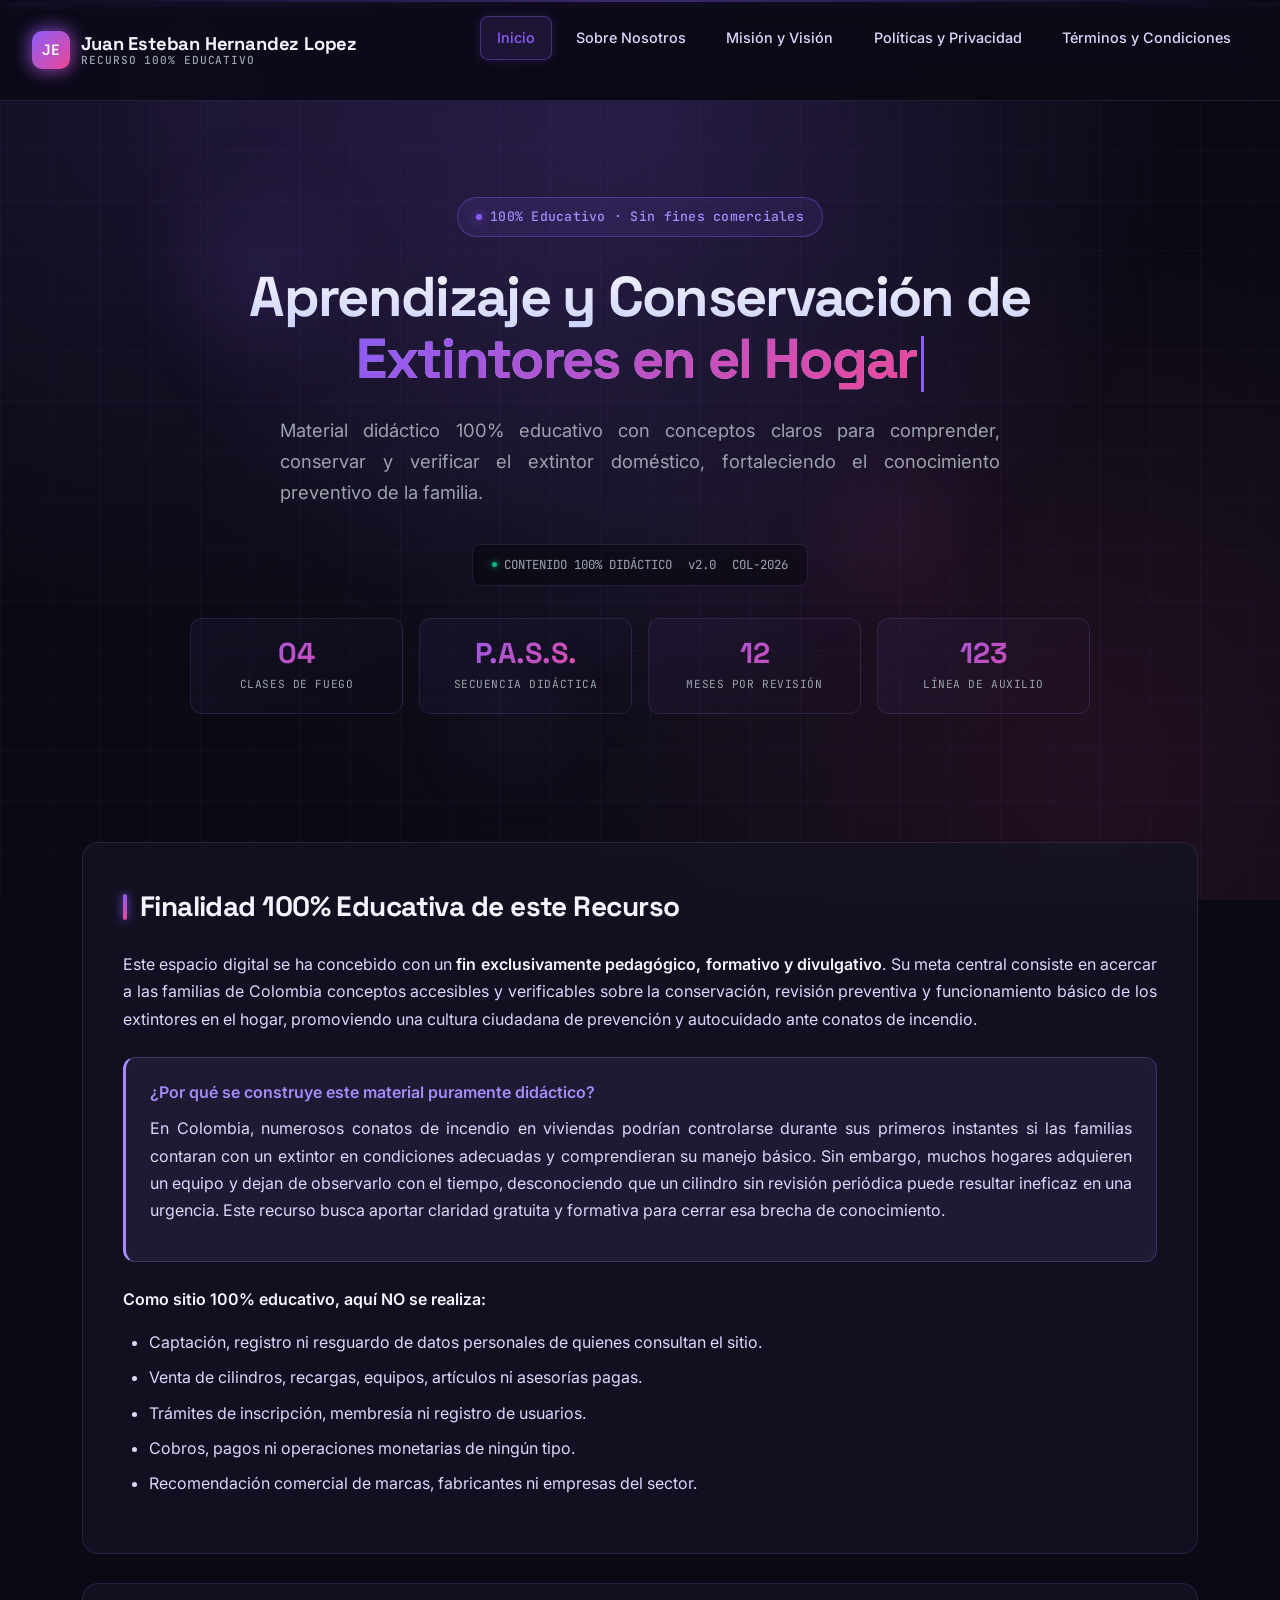
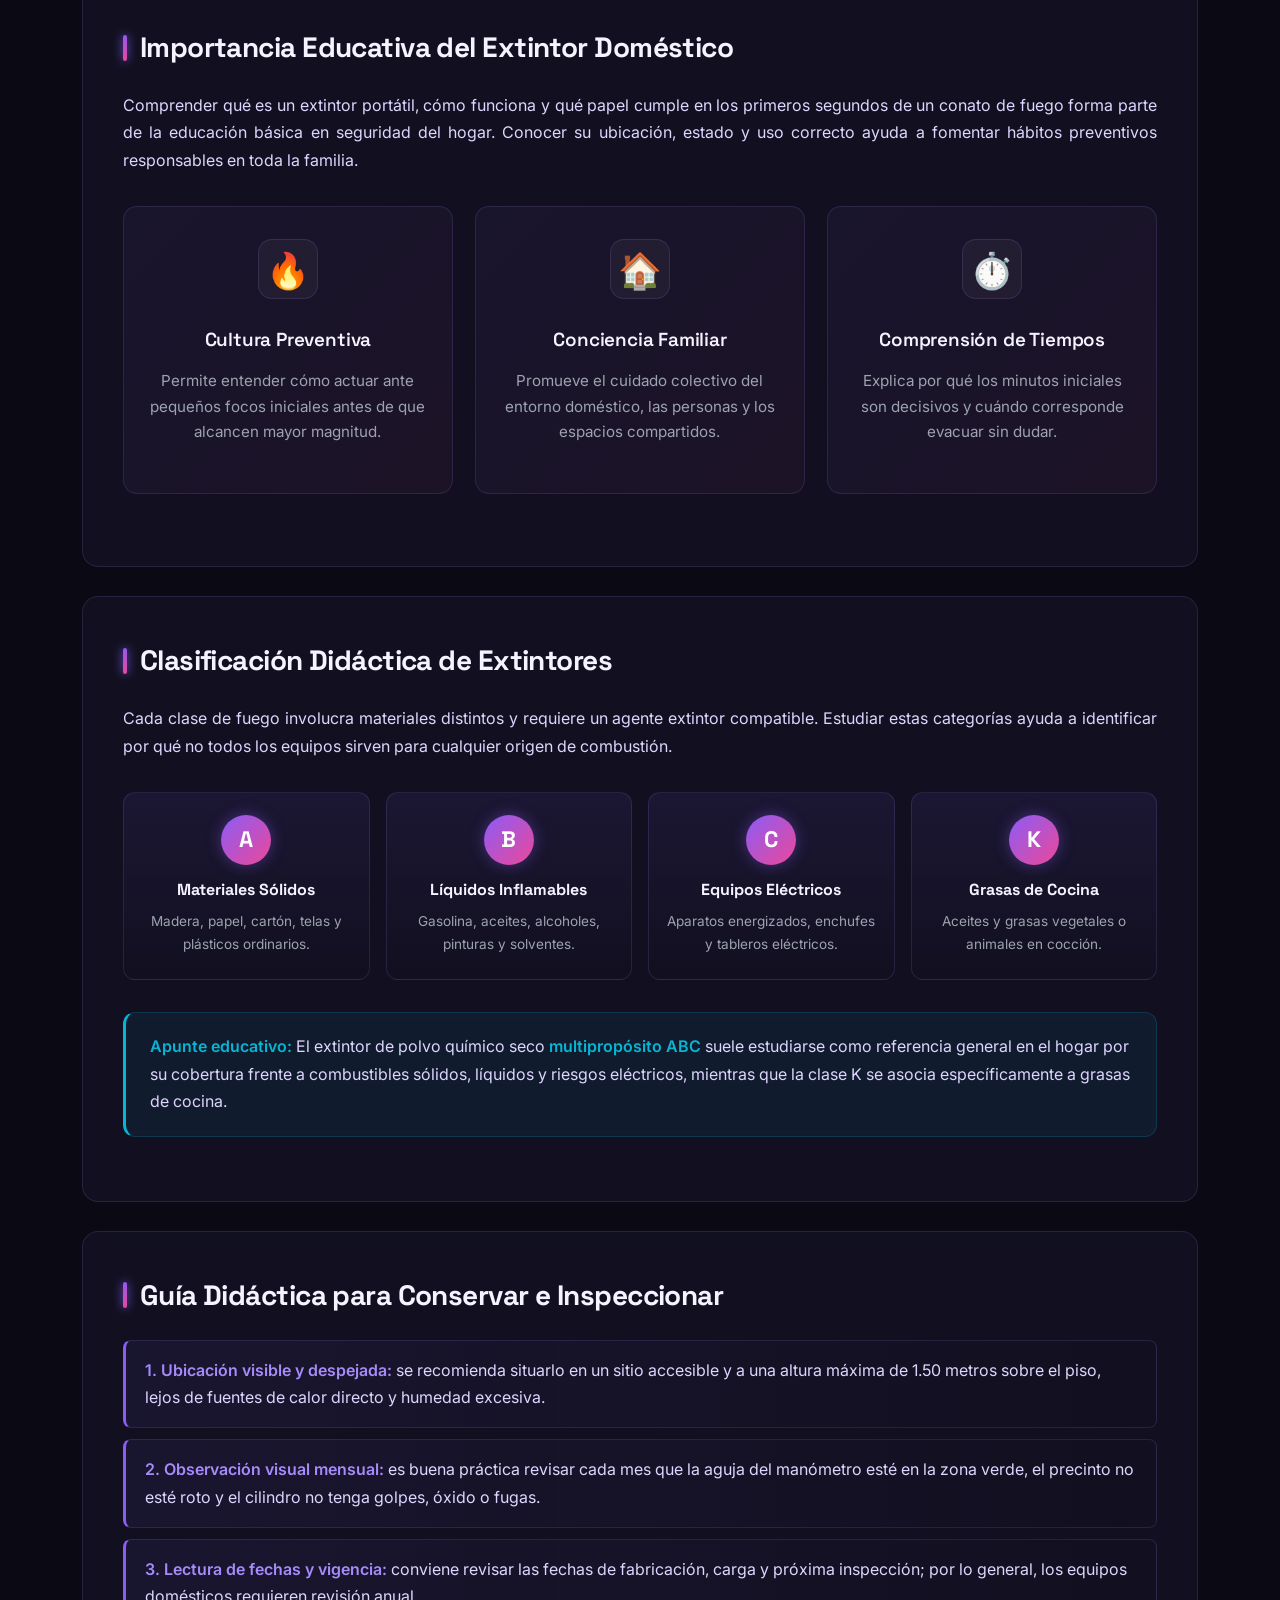
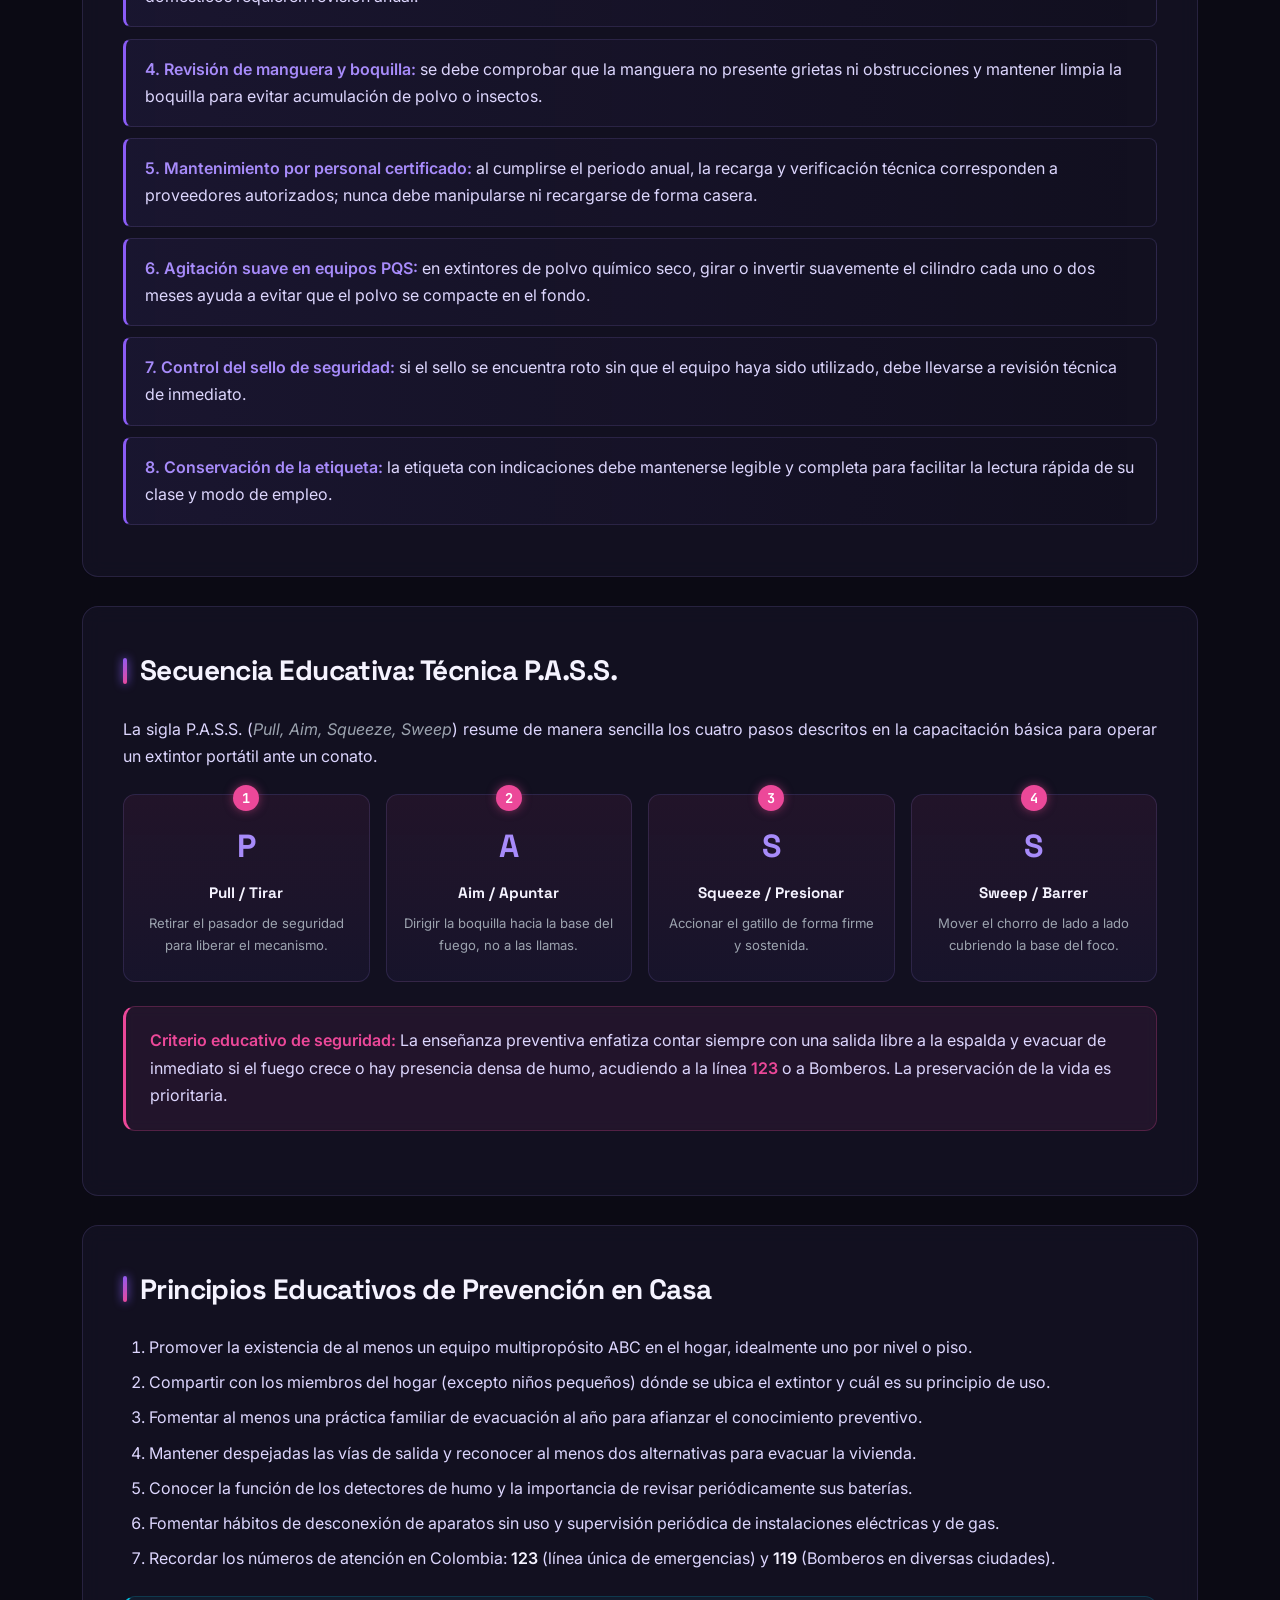
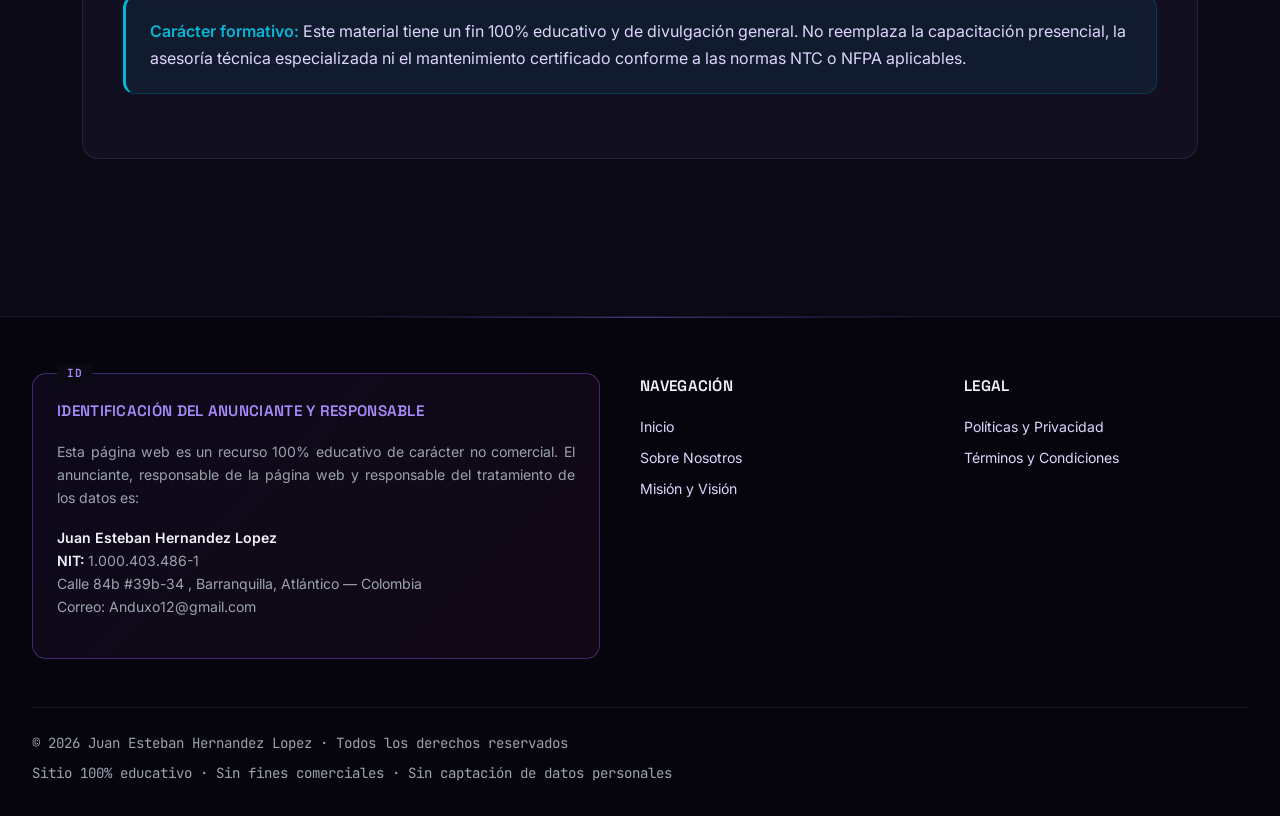
<file: index.html>
<!DOCTYPE html>
<html lang="es">
<head>
<meta charset="UTF-8">
<meta name="viewport" content="width=device-width, initial-scale=1.0">
<meta name="description" content="Recurso didáctico sobre la inspección y conservación preventiva de extintores en el hogar. Contenido 100% educativo sin fines comerciales ni captación de datos.">
<meta name="author" content="Juan Esteban Hernandez Lopez">
<meta name="robots" content="index, follow">
<title>Juan Esteban Hernandez Lopez</title>
<link rel="preconnect" href="https://fonts.googleapis.com">
<link rel="preconnect" href="https://fonts.gstatic.com" crossorigin>
<link href="https://fonts.googleapis.com/css2?family=Inter:wght@300;400;500;600;700;800&family=Space+Grotesk:wght@500;600;700&family=JetBrains+Mono:wght@400;500&display=swap" rel="stylesheet">
<style>
:root {
    --bg-primary: #0b0a14;
    --bg-secondary: #161426;
    --bg-card: rgba(22, 20, 38, 0.72);
    --bg-card-hover: rgba(34, 31, 56, 0.9);
    --border-glow: rgba(139, 92, 246, 0.38);
    --border-subtle: rgba(167, 139, 250, 0.14);
    --accent-orange: #8b5cf6;
    --accent-red: #ec4899;
    --accent-amber: #a78bfa;
    --accent-cyan: #06b6d4;
    --accent-emerald: #10b981;
    --text-primary: #f5f3ff;
    --text-secondary: #ddd6fe;
    --text-muted: #9ca3af;
    --gradient-1: linear-gradient(135deg, #8b5cf6 0%, #ec4899 100%);
    --gradient-2: linear-gradient(135deg, #a78bfa 0%, #8b5cf6 100%);
    --gradient-3: linear-gradient(135deg, #06b6d4 0%, #10b981 100%);
}

* { margin: 0; padding: 0; box-sizing: border-box; }

html { scroll-behavior: smooth; }

body {
    font-family: 'Inter', system-ui, -apple-system, sans-serif;
    line-height: 1.7;
    color: var(--text-secondary);
    background-color: var(--bg-primary);
    background-image:
        radial-gradient(circle at 15% 10%, rgba(139, 92, 246, 0.12) 0%, transparent 40%),
        radial-gradient(circle at 85% 85%, rgba(236, 72, 153, 0.1) 0%, transparent 40%),
        radial-gradient(circle at 50% 50%, rgba(167, 139, 250, 0.05) 0%, transparent 60%);
    background-attachment: fixed;
    min-height: 100vh;
    overflow-x: hidden;
}

body::before {
    content: '';
    position: fixed;
    inset: 0;
    background-image:
        linear-gradient(rgba(139, 92, 246, 0.05) 1px, transparent 1px),
        linear-gradient(90deg, rgba(139, 92, 246, 0.05) 1px, transparent 1px);
    background-size: 50px 50px;
    pointer-events: none;
    z-index: 0;
    animation: gridDrift 60s linear infinite;
}

body::after {
    content: '';
    position: fixed;
    inset: 0;
    background:
        radial-gradient(circle at 20% 30%, rgba(139, 92, 246, 0.15) 0%, transparent 8%),
        radial-gradient(circle at 70% 60%, rgba(236, 72, 153, 0.12) 0%, transparent 8%),
        radial-gradient(circle at 40% 80%, rgba(167, 139, 250, 0.1) 0%, transparent 6%);
    filter: blur(40px);
    pointer-events: none;
    z-index: 0;
    animation: orbFloat 20s ease-in-out infinite alternate;
}

@keyframes gridDrift {
    0% { background-position: 0 0; }
    100% { background-position: 50px 50px; }
}

@keyframes orbFloat {
    0% { transform: translate(0, 0) scale(1); }
    50% { transform: translate(30px, -20px) scale(1.1); }
    100% { transform: translate(-20px, 30px) scale(0.95); }
}

/* Scanning line effect */
.scan-line {
    position: fixed;
    top: 0;
    left: 0;
    right: 0;
    height: 2px;
    background: linear-gradient(90deg, transparent, var(--accent-orange), transparent);
    box-shadow: 0 0 12px var(--accent-orange);
    z-index: 9999;
    pointer-events: none;
    opacity: 0.4;
    animation: scan 8s linear infinite;
}

@keyframes scan {
    0% { transform: translateY(-2px); }
    100% { transform: translateY(100vh); }
}

/* ===== HEADER ===== */
header {
    background: rgba(11, 10, 20, 0.85);
    backdrop-filter: blur(20px) saturate(180%);
    -webkit-backdrop-filter: blur(20px) saturate(180%);
    border-bottom: 1px solid var(--border-subtle);
    padding: 1rem 2rem;
    position: sticky;
    top: 0;
    z-index: 1000;
}

.header-container {
    max-width: 1280px;
    margin: 0 auto;
    display: flex;
    justify-content: space-between;
    align-items: center;
    flex-wrap: wrap;
    gap: 1rem;
}

.logo {
    font-family: 'Space Grotesk', sans-serif;
    font-size: 1.15rem;
    font-weight: 700;
    color: var(--text-primary);
    letter-spacing: -0.01em;
    display: flex;
    align-items: center;
    gap: 0.7rem;
}

.logo-mark {
    width: 38px;
    height: 38px;
    border-radius: 10px;
    background: var(--gradient-1);
    display: grid;
    place-items: center;
    font-family: 'JetBrains Mono', monospace;
    color: white;
    font-weight: 700;
    font-size: 0.9rem;
    box-shadow: 0 0 20px rgba(139, 92, 246, 0.45);
    position: relative;
}

.logo-mark::after {
    content: '';
    position: absolute;
    inset: -2px;
    border-radius: 12px;
    background: var(--gradient-1);
    opacity: 0.5;
    filter: blur(8px);
    z-index: -1;
}

.logo-text {
    display: flex;
    flex-direction: column;
    line-height: 1.15;
}

.logo-text small {
    font-size: 0.7rem;
    color: var(--text-muted);
    font-weight: 500;
    letter-spacing: 0.08em;
    text-transform: uppercase;
    font-family: 'JetBrains Mono', monospace;
}

nav ul {
    list-style: none;
    display: flex;
    gap: 0.4rem;
    flex-wrap: wrap;
}

nav a {
    color: var(--text-secondary);
    text-decoration: none;
    font-weight: 500;
    font-size: 0.9rem;
    padding: 0.55rem 1rem;
    border-radius: 8px;
    transition: all 0.25s ease;
    cursor: pointer;
    display: inline-block;
    border: 1px solid transparent;
}

nav a:hover {
    color: var(--accent-orange);
    background: rgba(139, 92, 246, 0.08);
    border-color: var(--border-glow);
}

nav a.active {
    color: var(--accent-orange);
    background: rgba(139, 92, 246, 0.14);
    border-color: var(--border-glow);
    box-shadow: 0 0 12px rgba(139, 92, 246, 0.2);
}

/* ===== HERO ===== */
.hero {
    position: relative;
    padding: 6rem 2rem 5rem;
    text-align: center;
    overflow: hidden;
}

.hero-meta {
    display: inline-flex;
    align-items: center;
    gap: 1rem;
    font-family: 'JetBrains Mono', monospace;
    font-size: 0.78rem;
    color: var(--text-muted);
    margin-top: 2.2rem;
    padding: 0.6rem 1.2rem;
    background: rgba(0,0,0,0.35);
    border: 1px solid var(--border-subtle);
    border-radius: 8px;
    flex-wrap: wrap;
    justify-content: center;
}

.hero-meta span { display: inline-flex; align-items: center; gap: 0.4rem; }
.hero-meta .dot { width: 5px; height: 5px; border-radius: 50%; background: var(--accent-emerald); box-shadow: 0 0 6px var(--accent-emerald); }

.tech-stats {
    display: grid;
    grid-template-columns: repeat(4, 1fr);
    gap: 1rem;
    margin: 2rem 0 0;
}

.stat-card {
    background: linear-gradient(135deg, rgba(139, 92, 246, 0.07) 0%, transparent 100%);
    border: 1px solid var(--border-subtle);
    padding: 1.2rem 1rem;
    border-radius: 12px;
    text-align: center;
    transition: all 0.3s ease;
}

.stat-card:hover {
    border-color: var(--accent-orange);
    transform: translateY(-3px);
}

.stat-card .num {
    font-family: 'Space Grotesk', sans-serif;
    font-size: 1.8rem;
    font-weight: 700;
    background: var(--gradient-1);
    -webkit-background-clip: text;
    -webkit-text-fill-color: transparent;
    background-clip: text;
    line-height: 1.1;
    margin-bottom: 0.3rem;
}

.stat-card .label {
    font-family: 'JetBrains Mono', monospace;
    font-size: 0.7rem;
    color: var(--text-muted);
    text-transform: uppercase;
    letter-spacing: 0.05em;
}

.hero::before {
    content: '';
    position: absolute;
    inset: 0;
    background: radial-gradient(ellipse at center top, rgba(139, 92, 246, 0.2) 0%, transparent 60%);
    pointer-events: none;
}

.hero-content {
    position: relative;
    z-index: 1;
    max-width: 900px;
    margin: 0 auto;
}

.badge {
    display: inline-flex;
    align-items: center;
    gap: 0.5rem;
    background: rgba(139, 92, 246, 0.1);
    border: 1px solid var(--border-glow);
    padding: 0.5rem 1.1rem;
    border-radius: 100px;
    font-size: 0.82rem;
    margin-bottom: 1.8rem;
    font-weight: 500;
    color: var(--accent-amber);
    font-family: 'JetBrains Mono', monospace;
    letter-spacing: 0.02em;
}

.badge::before {
    content: '';
    width: 6px;
    height: 6px;
    border-radius: 50%;
    background: var(--accent-orange);
    box-shadow: 0 0 8px var(--accent-orange);
    animation: pulse 2s infinite;
}

@keyframes pulse {
    0%, 100% { opacity: 1; transform: scale(1); }
    50% { opacity: 0.5; transform: scale(1.3); }
}

.hero h1 {
    font-family: 'Space Grotesk', sans-serif;
    font-size: clamp(2rem, 5vw, 3.5rem);
    font-weight: 700;
    line-height: 1.1;
    letter-spacing: -0.03em;
    margin-bottom: 1.4rem;
    color: var(--text-primary);
    background: linear-gradient(180deg, #f5f3ff 0%, #a5b4fc 100%);
    -webkit-background-clip: text;
    -webkit-text-fill-color: transparent;
    background-clip: text;
}

.hero h1 .accent {
    background: var(--gradient-1);
    -webkit-background-clip: text;
    -webkit-text-fill-color: transparent;
    background-clip: text;
}

.hero p {
    font-size: 1.15rem;
    max-width: 720px;
    margin: 0 auto;
    color: var(--text-muted);
    line-height: 1.7;
}

/* ===== MAIN ===== */
main {
    max-width: 1180px;
    margin: 0 auto;
    padding: 3rem 2rem 4rem;
    position: relative;
    z-index: 1;
}

.page { display: none; animation: fadeUp 0.5s ease; }
.page.active { display: block; }

@keyframes fadeUp {
    from { opacity: 0; transform: translateY(15px); }
    to { opacity: 1; transform: translateY(0); }
}

section {
    background: var(--bg-card);
    backdrop-filter: blur(10px);
    -webkit-backdrop-filter: blur(10px);
    padding: 2.5rem;
    margin-bottom: 1.8rem;
    border-radius: 16px;
    border: 1px solid var(--border-subtle);
    transition: border-color 0.3s ease;
    position: relative;
    overflow: hidden;
}

section::before {
    content: '';
    position: absolute;
    top: 0;
    left: 0;
    right: 0;
    height: 1px;
    background: linear-gradient(90deg, transparent, var(--accent-orange), transparent);
    opacity: 0;
    transition: opacity 0.4s ease;
}

section:hover {
    border-color: var(--border-glow);
}

section:hover::before { opacity: 0.6; }

h2 {
    font-family: 'Space Grotesk', sans-serif;
    color: var(--text-primary);
    font-size: 1.75rem;
    font-weight: 700;
    letter-spacing: -0.02em;
    margin-bottom: 1.3rem;
    display: flex;
    align-items: center;
    gap: 0.8rem;
}

h2::before {
    content: '';
    width: 4px;
    height: 26px;
    background: var(--gradient-1);
    border-radius: 2px;
    box-shadow: 0 0 10px var(--accent-orange);
}

h3 {
    font-family: 'Space Grotesk', sans-serif;
    color: var(--accent-amber);
    font-size: 1.18rem;
    font-weight: 600;
    margin-top: 1.6rem;
    margin-bottom: 0.7rem;
    letter-spacing: -0.01em;
}

p {
    margin-bottom: 1rem;
    text-align: justify;
    color: var(--text-secondary);
}

ul, ol { margin-left: 1.6rem; margin-bottom: 1rem; color: var(--text-secondary); }
li { margin-bottom: 0.5rem; }

strong { color: var(--text-primary); font-weight: 600; }
em { color: var(--text-muted); }

/* ===== ALERT BOXES ===== */
.highlight-box, .info-box, .responsable-box, .warning-box {
    padding: 1.3rem 1.5rem;
    margin: 1.5rem 0;
    border-radius: 12px;
    border: 1px solid;
    backdrop-filter: blur(5px);
}

.highlight-box {
    background: rgba(167, 139, 250, 0.08);
    border-color: rgba(167, 139, 250, 0.25);
    border-left: 3px solid var(--accent-amber);
}

.highlight-box strong { color: var(--accent-amber); }

.info-box {
    background: rgba(6, 182, 212, 0.06);
    border-color: rgba(6, 182, 212, 0.2);
    border-left: 3px solid var(--accent-cyan);
}

.info-box strong { color: var(--accent-cyan); }

.warning-box {
    background: rgba(236, 72, 153, 0.07);
    border-color: rgba(236, 72, 153, 0.25);
    border-left: 3px solid var(--accent-red);
}

.warning-box strong { color: var(--accent-red); }

.responsable-box {
    background: rgba(16, 185, 129, 0.06);
    border-color: rgba(16, 185, 129, 0.25);
    border-left: 3px solid var(--accent-emerald);
}

.responsable-box strong { color: var(--accent-emerald); }

/* ===== GRIDS & CARDS ===== */
.grid-3 { display: grid; grid-template-columns: repeat(3, 1fr); gap: 1.4rem; margin: 2rem 0; }
.grid-4 { display: grid; grid-template-columns: repeat(4, 1fr); gap: 1rem; margin: 2rem 0; }
.grid-2 { display: grid; grid-template-columns: 1fr 1fr; gap: 1.6rem; margin: 2rem 0; }

.service-card {
    background: linear-gradient(135deg, rgba(139, 92, 246, 0.06) 0%, rgba(236, 72, 153, 0.05) 100%);
    border: 1px solid var(--border-subtle);
    padding: 2rem 1.5rem;
    border-radius: 14px;
    text-align: center;
    transition: all 0.3s ease;
    position: relative;
    overflow: hidden;
}

.service-card:hover {
    transform: translateY(-4px);
    border-color: var(--accent-orange);
    box-shadow: 0 8px 30px -10px var(--accent-orange);
}

.service-card .icon {
    font-size: 2.2rem;
    margin-bottom: 0.8rem;
    display: inline-block;
    width: 60px;
    height: 60px;
    line-height: 60px;
    border-radius: 14px;
    background: rgba(255, 255, 255, 0.04);
    border: 1px solid var(--border-subtle);
}

.service-card h3 { margin-top: 0.8rem; color: var(--text-primary); }
.service-card p { text-align: center; color: var(--text-muted); font-size: 0.95rem; }

.type-card {
    background: linear-gradient(180deg, rgba(139, 92, 246, 0.09) 0%, transparent 100%);
    border: 1px solid var(--border-subtle);
    padding: 1.4rem 1rem;
    border-radius: 12px;
    text-align: center;
    transition: all 0.3s ease;
}

.type-card:hover {
    border-color: var(--accent-orange);
    transform: translateY(-3px);
}

.type-card .badge-letter {
    display: inline-block;
    width: 50px;
    height: 50px;
    line-height: 50px;
    background: var(--gradient-1);
    color: white;
    border-radius: 50%;
    font-family: 'Space Grotesk', sans-serif;
    font-weight: 700;
    font-size: 1.4rem;
    margin-bottom: 0.7rem;
    box-shadow: 0 0 15px rgba(139, 92, 246, 0.4);
}

.type-card h4 {
    color: var(--text-primary);
    font-family: 'Space Grotesk', sans-serif;
    font-size: 1rem;
    margin-bottom: 0.4rem;
}

.type-card p {
    font-size: 0.85rem;
    color: var(--text-muted);
    text-align: center;
    margin: 0;
}

.grid-2 .card {
    background: linear-gradient(135deg, rgba(139, 92, 246, 0.06) 0%, rgba(236, 72, 153, 0.05) 100%);
    border: 1px solid var(--border-subtle);
    padding: 2rem;
    border-radius: 14px;
    transition: all 0.3s ease;
    position: relative;
    overflow: hidden;
}

.grid-2 .card:hover { transform: translateY(-3px); border-color: var(--border-glow); }
.grid-2 .card h3 { margin-top: 0; color: var(--text-primary); font-size: 1.3rem; }

/* ===== BREADCRUMB ===== */
.breadcrumb {
    background: rgba(139, 92, 246, 0.06);
    border: 1px solid var(--border-subtle);
    padding: 0.6rem 1.1rem;
    border-radius: 8px;
    margin-bottom: 1.5rem;
    font-size: 0.85rem;
    color: var(--text-muted);
    font-family: 'JetBrains Mono', monospace;
}

.breadcrumb a {
    color: var(--accent-amber);
    text-decoration: none;
    cursor: pointer;
}

.breadcrumb a:hover { text-decoration: underline; }

/* ===== TIPS ===== */
.tip {
    background: linear-gradient(90deg, rgba(139, 92, 246, 0.07) 0%, transparent 100%);
    border: 1px solid var(--border-subtle);
    border-left: 3px solid var(--accent-orange);
    padding: 1rem 1.2rem;
    margin: 0.7rem 0;
    border-radius: 8px;
    transition: all 0.25s ease;
    color: var(--text-secondary);
}

.tip:hover {
    background: linear-gradient(90deg, rgba(139, 92, 246, 0.12) 0%, transparent 100%);
    transform: translateX(4px);
    border-left-color: var(--accent-red);
}

.tip strong { color: var(--accent-amber); }

/* PASS Steps */
.pass-grid {
    display: grid;
    grid-template-columns: repeat(4, 1fr);
    gap: 1rem;
    margin: 1.5rem 0;
}

.pass-step {
    background: linear-gradient(180deg, rgba(236, 72, 153, 0.08) 0%, rgba(139, 92, 246, 0.05) 100%);
    border: 1px solid var(--border-subtle);
    padding: 1.5rem 1rem;
    border-radius: 12px;
    text-align: center;
    transition: all 0.3s ease;
    position: relative;
}

.pass-step:hover {
    border-color: var(--accent-red);
    transform: translateY(-3px);
}

.pass-step .step-num {
    position: absolute;
    top: -10px;
    left: 50%;
    transform: translateX(-50%);
    background: var(--accent-red);
    color: white;
    width: 26px;
    height: 26px;
    border-radius: 50%;
    font-family: 'JetBrains Mono', monospace;
    font-weight: 700;
    font-size: 0.85rem;
    line-height: 26px;
    box-shadow: 0 0 10px rgba(236, 72, 153, 0.5);
}

.pass-step .letter {
    font-family: 'Space Grotesk', sans-serif;
    font-size: 2rem;
    font-weight: 700;
    color: var(--accent-amber);
    margin-bottom: 0.4rem;
}

.pass-step h4 {
    color: var(--text-primary);
    font-family: 'Space Grotesk', sans-serif;
    font-size: 0.95rem;
    margin-bottom: 0.4rem;
}

.pass-step p {
    font-size: 0.82rem;
    color: var(--text-muted);
    text-align: center;
    margin: 0;
}

/* ===== FOOTER ===== */
footer {
    background: rgba(7, 6, 14, 0.95);
    backdrop-filter: blur(10px);
    color: var(--text-secondary);
    padding: 3.5rem 2rem 1.5rem;
    margin-top: 4rem;
    border-top: 1px solid var(--border-subtle);
    position: relative;
    z-index: 1;
}

footer::before {
    content: '';
    position: absolute;
    top: 0;
    left: 50%;
    transform: translateX(-50%);
    width: 60%;
    max-width: 600px;
    height: 1px;
    background: linear-gradient(90deg, transparent, var(--accent-orange), transparent);
    opacity: 0.5;
}

.footer-container {
    max-width: 1280px;
    margin: 0 auto;
    display: grid;
    grid-template-columns: 2fr 1fr 1fr;
    gap: 2.5rem;
}

footer h4 {
    color: var(--text-primary);
    margin-bottom: 1rem;
    font-size: 0.95rem;
    font-weight: 600;
    font-family: 'Space Grotesk', sans-serif;
    letter-spacing: 0.02em;
    text-transform: uppercase;
}

footer p, footer li {
    font-size: 0.88rem;
    color: var(--text-muted);
    line-height: 1.65;
}

footer ul { list-style: none; margin-left: 0; }
footer ul li { margin-bottom: 0.5rem; }

footer a {
    color: var(--text-secondary);
    text-decoration: none;
    cursor: pointer;
    transition: color 0.25s ease;
}

footer a:hover { color: var(--accent-amber); }

.responsable-footer {
    background: linear-gradient(135deg, rgba(139, 92, 246, 0.06), rgba(236, 72, 153, 0.05));
    border: 1px solid var(--border-glow);
    padding: 1.5rem;
    border-radius: 14px;
    position: relative;
}

.responsable-footer::before {
    content: 'ID';
    position: absolute;
    top: -10px;
    left: 1.5rem;
    background: var(--bg-primary);
    color: var(--accent-amber);
    padding: 0 0.6rem;
    font-size: 0.7rem;
    font-family: 'JetBrains Mono', monospace;
    font-weight: 600;
    letter-spacing: 0.1em;
}

.responsable-footer h4 { color: var(--accent-amber); }
.responsable-footer strong { color: var(--text-primary); }

.footer-bottom {
    max-width: 1280px;
    margin: 3rem auto 0;
    padding-top: 1.5rem;
    border-top: 1px solid var(--border-subtle);
    text-align: center;
    font-size: 0.82rem;
    color: var(--text-muted);
    font-family: 'JetBrains Mono', monospace;
}

.footer-bottom p { margin-bottom: 0.4rem; }

/* ===== RESPONSIVE ===== */
@media (max-width: 768px) {
    .hero { padding: 4rem 1.5rem 3rem; }
    .hero h1 { font-size: 1.8rem; }
    .hero p { font-size: 1rem; }
    .grid-2, .grid-3, .grid-4, .pass-grid, .tech-stats { grid-template-columns: 1fr 1fr; }
    .footer-container { grid-template-columns: 1fr; }
    nav ul { gap: 0.3rem; justify-content: center; }
    nav a { font-size: 0.82rem; padding: 0.4rem 0.7rem; }
    .header-container { flex-direction: column; }
    section { padding: 1.6rem; }
    h2 { font-size: 1.35rem; }
    main { padding: 2rem 1.2rem 3rem; }
    .logo { font-size: 1rem; }
    .logo-mark { width: 34px; height: 34px; }
    .scan-line { display: none; }
}

/* Hover glow on logo mark */
.logo-mark { animation: logoPulse 4s ease-in-out infinite; }

@keyframes logoPulse {
    0%, 100% { box-shadow: 0 0 20px rgba(139, 92, 246, 0.45); }
    50% { box-shadow: 0 0 30px rgba(139, 92, 246, 0.7), 0 0 50px rgba(236, 72, 153, 0.3); }
}

/* Cursor blink in hero */
.cursor {
    display: inline-block;
    width: 3px;
    height: 1em;
    background: var(--accent-orange);
    margin-left: 4px;
    vertical-align: middle;
    animation: blink 1s step-end infinite;
}

@keyframes blink {
    50% { opacity: 0; }
}

::selection {
    background: rgba(139, 92, 246, 0.3);
    color: var(--text-primary);
}

::-webkit-scrollbar { width: 10px; }
::-webkit-scrollbar-track { background: var(--bg-primary); }
::-webkit-scrollbar-thumb {
    background: rgba(139, 92, 246, 0.25);
    border-radius: 10px;
    border: 2px solid var(--bg-primary);
}
::-webkit-scrollbar-thumb:hover { background: rgba(139, 92, 246, 0.45); }
</style>
</head>
<body>

<div class="scan-line"></div>

<header>
    <div class="header-container">
        <div class="logo">
            <div class="logo-mark">JE</div>
            <div class="logo-text">
                <span>Juan Esteban Hernandez Lopez</span>
                <small>Recurso 100% Educativo</small>
            </div>
        </div>
        <nav>
            <ul>
                <li><a href="#inicio" id="nav-inicio">Inicio</a></li>
                <li><a href="#sobre-nosotros" id="nav-sobre-nosotros">Sobre Nosotros</a></li>
                <li><a href="#mision-vision" id="nav-mision-vision">Misión y Visión</a></li>
                <li><a href="#politicas-privacidad" id="nav-politicas-privacidad">Políticas y Privacidad</a></li>
                <li><a href="#terminos-condiciones" id="nav-terminos-condiciones">Términos y Condiciones</a></li>
            </ul>
        </nav>
    </div>
</header>

<!-- ====================== INICIO ====================== -->
<div id="page-inicio" class="page active">
    <div class="hero">
        <div class="hero-content">
            <span class="badge">100% Educativo · Sin fines comerciales</span>
            <h1>Aprendizaje y Conservación de <span class="accent">Extintores en el Hogar</span><span class="cursor"></span></h1>
            <p>Material didáctico 100% educativo con conceptos claros para comprender, conservar y verificar el extintor doméstico, fortaleciendo el conocimiento preventivo de la familia.</p>
            <div class="hero-meta">
                <span><span class="dot"></span> CONTENIDO 100% DIDÁCTICO</span>
                <span>v2.0</span>
                <span>COL-2026</span>
            </div>
            <div class="tech-stats">
                <div class="stat-card">
                    <div class="num">04</div>
                    <div class="label">Clases de Fuego</div>
                </div>
                <div class="stat-card">
                    <div class="num">P.A.S.S.</div>
                    <div class="label">Secuencia Didáctica</div>
                </div>
                <div class="stat-card">
                    <div class="num">12</div>
                    <div class="label">Meses por Revisión</div>
                </div>
                <div class="stat-card">
                    <div class="num">123</div>
                    <div class="label">Línea de Auxilio</div>
                </div>
            </div>
        </div>
    </div>

    <main>
        <section>
            <h2>Finalidad 100% Educativa de este Recurso</h2>
            <p>Este espacio digital se ha concebido con un <strong>fin exclusivamente pedagógico, formativo y divulgativo</strong>. Su meta central consiste en acercar a las familias de Colombia conceptos accesibles y verificables sobre la conservación, revisión preventiva y funcionamiento básico de los extintores en el hogar, promoviendo una cultura ciudadana de prevención y autocuidado ante conatos de incendio.</p>

            <div class="highlight-box">
                <strong>¿Por qué se construye este material puramente didáctico?</strong>
                <p style="margin-top: 0.6rem;">En Colombia, numerosos conatos de incendio en viviendas podrían controlarse durante sus primeros instantes si las familias contaran con un extintor en condiciones adecuadas y comprendieran su manejo básico. Sin embargo, muchos hogares adquieren un equipo y dejan de observarlo con el tiempo, desconociendo que un cilindro sin revisión periódica puede resultar ineficaz en una urgencia. Este recurso busca aportar claridad gratuita y formativa para cerrar esa brecha de conocimiento.</p>
            </div>

            <p><strong>Como sitio 100% educativo, aquí NO se realiza:</strong></p>
            <ul>
                <li>Captación, registro ni resguardo de datos personales de quienes consultan el sitio.</li>
                <li>Venta de cilindros, recargas, equipos, artículos ni asesorías pagas.</li>
                <li>Trámites de inscripción, membresía ni registro de usuarios.</li>
                <li>Cobros, pagos ni operaciones monetarias de ningún tipo.</li>
                <li>Recomendación comercial de marcas, fabricantes ni empresas del sector.</li>
            </ul>
        </section>

        <section>
            <h2>Importancia Educativa del Extintor Doméstico</h2>
            <p>Comprender qué es un extintor portátil, cómo funciona y qué papel cumple en los primeros segundos de un conato de fuego forma parte de la educación básica en seguridad del hogar. Conocer su ubicación, estado y uso correcto ayuda a fomentar hábitos preventivos responsables en toda la familia.</p>
            <div class="grid-3">
                <div class="service-card">
                    <div class="icon">🔥</div>
                    <h3>Cultura Preventiva</h3>
                    <p>Permite entender cómo actuar ante pequeños focos iniciales antes de que alcancen mayor magnitud.</p>
                </div>
                <div class="service-card">
                    <div class="icon">🏠</div>
                    <h3>Conciencia Familiar</h3>
                    <p>Promueve el cuidado colectivo del entorno doméstico, las personas y los espacios compartidos.</p>
                </div>
                <div class="service-card">
                    <div class="icon">⏱️</div>
                    <h3>Comprensión de Tiempos</h3>
                    <p>Explica por qué los minutos iniciales son decisivos y cuándo corresponde evacuar sin dudar.</p>
                </div>
            </div>
        </section>

        <section>
            <h2>Clasificación Didáctica de Extintores</h2>
            <p>Cada clase de fuego involucra materiales distintos y requiere un agente extintor compatible. Estudiar estas categorías ayuda a identificar por qué no todos los equipos sirven para cualquier origen de combustión.</p>
            <div class="grid-4">
                <div class="type-card">
                    <div class="badge-letter">A</div>
                    <h4>Materiales Sólidos</h4>
                    <p>Madera, papel, cartón, telas y plásticos ordinarios.</p>
                </div>
                <div class="type-card">
                    <div class="badge-letter">B</div>
                    <h4>Líquidos Inflamables</h4>
                    <p>Gasolina, aceites, alcoholes, pinturas y solventes.</p>
                </div>
                <div class="type-card">
                    <div class="badge-letter">C</div>
                    <h4>Equipos Eléctricos</h4>
                    <p>Aparatos energizados, enchufes y tableros eléctricos.</p>
                </div>
                <div class="type-card">
                    <div class="badge-letter">K</div>
                    <h4>Grasas de Cocina</h4>
                    <p>Aceites y grasas vegetales o animales en cocción.</p>
                </div>
            </div>
            <div class="info-box">
                <strong>Apunte educativo:</strong> El extintor de polvo químico seco <strong>multipropósito ABC</strong> suele estudiarse como referencia general en el hogar por su cobertura frente a combustibles sólidos, líquidos y riesgos eléctricos, mientras que la clase K se asocia específicamente a grasas de cocina.
            </div>
        </section>

        <section>
            <h2>Guía Didáctica para Conservar e Inspeccionar</h2>
            <div class="tip"><strong>1. Ubicación visible y despejada:</strong> se recomienda situarlo en un sitio accesible y a una altura máxima de 1.50 metros sobre el piso, lejos de fuentes de calor directo y humedad excesiva.</div>
            <div class="tip"><strong>2. Observación visual mensual:</strong> es buena práctica revisar cada mes que la aguja del manómetro esté en la zona verde, el precinto no esté roto y el cilindro no tenga golpes, óxido o fugas.</div>
            <div class="tip"><strong>3. Lectura de fechas y vigencia:</strong> conviene revisar las fechas de fabricación, carga y próxima inspección; por lo general, los equipos domésticos requieren revisión anual.</div>
            <div class="tip"><strong>4. Revisión de manguera y boquilla:</strong> se debe comprobar que la manguera no presente grietas ni obstrucciones y mantener limpia la boquilla para evitar acumulación de polvo o insectos.</div>
            <div class="tip"><strong>5. Mantenimiento por personal certificado:</strong> al cumplirse el periodo anual, la recarga y verificación técnica corresponden a proveedores autorizados; nunca debe manipularse ni recargarse de forma casera.</div>
            <div class="tip"><strong>6. Agitación suave en equipos PQS:</strong> en extintores de polvo químico seco, girar o invertir suavemente el cilindro cada uno o dos meses ayuda a evitar que el polvo se compacte en el fondo.</div>
            <div class="tip"><strong>7. Control del sello de seguridad:</strong> si el sello se encuentra roto sin que el equipo haya sido utilizado, debe llevarse a revisión técnica de inmediato.</div>
            <div class="tip"><strong>8. Conservación de la etiqueta:</strong> la etiqueta con indicaciones debe mantenerse legible y completa para facilitar la lectura rápida de su clase y modo de empleo.</div>
        </section>

        <section>
            <h2>Secuencia Educativa: Técnica P.A.S.S.</h2>
            <p>La sigla P.A.S.S. (<em>Pull, Aim, Squeeze, Sweep</em>) resume de manera sencilla los cuatro pasos descritos en la capacitación básica para operar un extintor portátil ante un conato.</p>
            <div class="pass-grid">
                <div class="pass-step">
                    <span class="step-num">1</span>
                    <div class="letter">P</div>
                    <h4>Pull / Tirar</h4>
                    <p>Retirar el pasador de seguridad para liberar el mecanismo.</p>
                </div>
                <div class="pass-step">
                    <span class="step-num">2</span>
                    <div class="letter">A</div>
                    <h4>Aim / Apuntar</h4>
                    <p>Dirigir la boquilla hacia la base del fuego, no a las llamas.</p>
                </div>
                <div class="pass-step">
                    <span class="step-num">3</span>
                    <div class="letter">S</div>
                    <h4>Squeeze / Presionar</h4>
                    <p>Accionar el gatillo de forma firme y sostenida.</p>
                </div>
                <div class="pass-step">
                    <span class="step-num">4</span>
                    <div class="letter">S</div>
                    <h4>Sweep / Barrer</h4>
                    <p>Mover el chorro de lado a lado cubriendo la base del foco.</p>
                </div>
            </div>
            <div class="warning-box">
                <strong>Criterio educativo de seguridad:</strong> La enseñanza preventiva enfatiza contar siempre con una salida libre a la espalda y evacuar de inmediato si el fuego crece o hay presencia densa de humo, acudiendo a la línea <strong>123</strong> o a Bomberos. La preservación de la vida es prioritaria.
            </div>
        </section>

        <section>
            <h2>Principios Educativos de Prevención en Casa</h2>
            <ol>
                <li>Promover la existencia de al menos un equipo multipropósito ABC en el hogar, idealmente uno por nivel o piso.</li>
                <li>Compartir con los miembros del hogar (excepto niños pequeños) dónde se ubica el extintor y cuál es su principio de uso.</li>
                <li>Fomentar al menos una práctica familiar de evacuación al año para afianzar el conocimiento preventivo.</li>
                <li>Mantener despejadas las vías de salida y reconocer al menos dos alternativas para evacuar la vivienda.</li>
                <li>Conocer la función de los detectores de humo y la importancia de revisar periódicamente sus baterías.</li>
                <li>Fomentar hábitos de desconexión de aparatos sin uso y supervisión periódica de instalaciones eléctricas y de gas.</li>
                <li>Recordar los números de atención en Colombia: <strong>123</strong> (línea única de emergencias) y <strong>119</strong> (Bomberos en diversas ciudades).</li>
            </ol>
            <div class="info-box">
                <strong>Carácter formativo:</strong> Este material tiene un fin 100% educativo y de divulgación general. No reemplaza la capacitación presencial, la asesoría técnica especializada ni el mantenimiento certificado conforme a las normas NTC o NFPA aplicables.
            </div>
        </section>
    </main>
</div>

<!-- ====================== SOBRE NOSOTROS ====================== -->
<div id="page-sobre-nosotros" class="page">
    <main>
        <section>
            <div class="breadcrumb"><a href="#inicio">~/inicio</a> &gt; sobre-nosotros</div>
            <h2>Sobre Nosotros</h2>
            <p>Somos una iniciativa 100% educativa e independiente nacida en <strong>Barranquilla, Atlántico (Colombia)</strong>, con el propósito de poner al alcance de los hogares colombianos información clara, didáctica y verificable sobre el cuidado y mantenimiento de extintores en casa, fomentando una cultura preventiva en el ámbito familiar.</p>
            <p>Este recurso surge al observar que muchas familias adquieren un extintor por recomendación o norma, pero dejan de revisarlo con el paso del tiempo, desconociendo que la falta de inspección puede afectar su disponibilidad cuando se requiere conocimiento y preparación.</p>

            <h3>¿Quiénes somos?</h3>
            <p>Detrás de este sitio educativo se encuentra <strong>Juan Esteban Hernandez Lopez</strong>, ciudadano colombiano residente en Barranquilla (Atlántico), quien de manera personal y voluntaria divulga contenidos 100% educativos sobre el cuidado de extintores domésticos, sin fines de lucro y sin ofrecer servicios comerciales.</p>

            <h3>Nuestro compromiso educativo</h3>
            <ul>
                <li>Difundir información estrictamente educativa, con enfoque ciudadano y familiar.</li>
                <li>Mantener un espacio 100% gratuito, sin publicidad comercial y sin captación de datos personales.</li>
                <li>Promover una cultura de aprendizaje, prevención y seguridad frente a incendios.</li>
                <li>Actualizar periódicamente los contenidos educativos conforme a buenas prácticas vigentes.</li>
                <li>Respetar plenamente la privacidad de quienes consultan el material.</li>
            </ul>

            <div class="responsable-box">
                <strong>Identificación del responsable del sitio educativo:</strong>
                <p style="margin-top: 0.6rem;">
                    <strong>Nombre:</strong> Juan Esteban Hernandez Lopez<br>
                    <strong>NIT:</strong> 1.000.403.486-1<br>
                    <strong>Dirección:</strong> Calle 84b #39b-34 , Barranquilla, Atlántico — Colombia<br>
                    <strong>Correo electrónico:</strong> Anduxo12@gmail.com<br>
                    <strong>Carácter:</strong> Anunciante y responsable del tratamiento de datos
                </p>
            </div>

            <h3>Naturaleza 100% educativa</h3>
            <p>Este sitio web tiene una naturaleza exclusivamente educativa. No constituye actividad mercantil ni representa a ninguna empresa, marca, entidad pública, fabricante de extintores ni proveedor de servicios. Todo el contenido es de libre consulta didáctica y su único fin es contribuir a la educación preventiva en el hogar.</p>
        </section>
    </main>
</div>

<!-- ====================== MISIÓN Y VISIÓN ====================== -->
<div id="page-mision-vision" class="page">
    <main>
        <section>
            <div class="breadcrumb"><a href="#inicio">~/inicio</a> &gt; mision-vision</div>
            <h2>Misión y Visión</h2>
            <div class="grid-2">
                <div class="card">
                    <h3>Nuestra Misión</h3>
                    <p>Difundir, de manera clara, accesible y gratuita, contenidos 100% educativos que orienten a los hogares colombianos sobre el cuidado y mantenimiento de los extintores domésticos, promoviendo la cultura de prevención, la educación familiar y la conciencia ante emergencias por incendio, sin actividades comerciales ni captación de datos personales.</p>
                </div>
                <div class="card">
                    <h3>Nuestra Visión</h3>
                    <p>Ser para el año 2030 un recurso educativo de referencia en línea para las familias colombianas que desean aprender sobre prevención doméstica y el cuidado adecuado de extintores, reconocido por la claridad, sencillez y rigor didáctico de su información, así como por su compromiso con la educación ciudadana.</p>
                </div>
            </div>

            <h3>Nuestros Valores</h3>
            <ul>
                <li><strong>Educación:</strong> creemos en el valor del aprendizaje claro y accesible como herramienta preventiva.</li>
                <li><strong>Prevención:</strong> promovemos una cultura familiar basada en el conocimiento anticipado.</li>
                <li><strong>Transparencia:</strong> publicamos información didáctica clara, verificable y de utilidad práctica.</li>
                <li><strong>Gratuidad:</strong> el acceso a este recurso educativo es y será siempre libre y sin costo.</li>
                <li><strong>Privacidad:</strong> no recolectamos datos personales de quienes consultan el sitio.</li>
                <li><strong>Independencia:</strong> no representamos intereses comerciales, políticos ni gremiales.</li>
            </ul>

            <div class="info-box">
                <strong>Verificación educativa:</strong> Esta misión y visión se publican con fines de acreditación del propósito 100% educativo del sitio, conforme a las exigencias de las plataformas digitales y de las normas colombianas aplicables.
            </div>
        </section>
    </main>
</div>

<!-- ====================== POLÍTICAS Y PRIVACIDAD ====================== -->
<div id="page-politicas-privacidad" class="page">
    <main>
        <section>
            <div class="breadcrumb"><a href="#inicio">~/inicio</a> &gt; politicas-privacidad</div>
            <h2>Políticas y Privacidad</h2>
            <p><em>Última actualización: 8 de mayo de 2026</em></p>

            <div class="responsable-box">
                <strong>Responsable del tratamiento de los datos:</strong>
                <p style="margin-top: 0.6rem;">
                    <strong>Nombre:</strong> Juan Esteban Hernandez Lopez<br>
                    <strong>NIT:</strong> 1.000.403.486-1<br>
                    <strong>Dirección:</strong> Calle 84b #39b-34 , Barranquilla, Atlántico — Colombia<br>
                    <strong>Correo electrónico de contacto:</strong> Anduxo12@gmail.com
                </p>
            </div>

            <h3>1. Objeto</h3>
            <p>La presente política tiene por objeto informar a los usuarios y visitantes de este recurso educativo sobre el tratamiento dado a la información, en cumplimiento de la <strong>Ley 1581 de 2012</strong>, el <strong>Decreto 1377 de 2013</strong> y demás normas concordantes sobre protección de datos personales en Colombia.</p>

            <h3>2. Naturaleza 100% educativa</h3>
            <p>Este sitio es un <strong>recurso 100% educativo de libre consulta</strong>. No requiere registro, no solicita datos personales, no emplea formularios de contacto y no utiliza cookies de seguimiento publicitario. Por ello, en condiciones normales de navegación, no recolecta, almacena ni trata datos personales de los visitantes.</p>

            <h3>3. Datos técnicos eventuales</h3>
            <p>De manera técnica y automática, el servidor que aloja este sitio podría registrar información estándar como dirección IP, tipo de navegador, fecha y hora de acceso. Esta información se conserva únicamente con fines técnicos y estadísticos agregados.</p>

            <h3>4. Finalidad del tratamiento</h3>
            <p>Cualquier información técnica recolectada se utilizará exclusivamente para:</p>
            <ul>
                <li>Garantizar el funcionamiento adecuado del sitio educativo.</li>
                <li>Detectar y prevenir intentos de uso indebido o ataques informáticos.</li>
                <li>Generar estadísticas agregadas y anónimas de consulta.</li>
            </ul>

            <h3>5. No transferencia de información</h3>
            <p>El responsable no transfiere, vende, comparte ni cede información a terceros con fines comerciales. La información técnica del servidor podría ser entregada únicamente cuando lo exija una autoridad competente mediante orden legal.</p>

            <h3>6. Derechos del titular</h3>
            <p>De conformidad con la Ley 1581 de 2012, todo titular de datos personales tiene derecho a:</p>
            <ul>
                <li>Conocer, actualizar y rectificar sus datos personales.</li>
                <li>Solicitar prueba de la autorización otorgada al responsable.</li>
                <li>Ser informado sobre el uso que se ha dado a sus datos.</li>
                <li>Presentar quejas ante la Superintendencia de Industria y Comercio.</li>
                <li>Revocar la autorización y/o solicitar la supresión del dato.</li>
                <li>Acceder en forma gratuita a sus datos personales.</li>
            </ul>

            <h3>7. Canal de atención</h3>
            <p>Para ejercer cualquiera de los derechos anteriores, presentar consultas, reclamos o solicitudes relacionadas con esta política, el titular podrá comunicarse con el responsable a través del correo electrónico: <strong>Anduxo12@gmail.com</strong>.</p>

            <h3>8. Uso de cookies</h3>
            <p>Este sitio educativo no utiliza cookies de rastreo, análisis comercial ni publicidad personalizada.</p>

            <h3>9. Modificaciones</h3>
            <p>El responsable se reserva el derecho de modificar la presente política en cualquier momento, en cuyo caso se publicará la nueva versión en este mismo sitio.</p>

            <h3>10. Aceptación</h3>
            <p>La navegación y permanencia en el presente sitio implica el conocimiento y la aceptación de la presente política de privacidad por parte del visitante.</p>

            <div class="info-box">
                <strong>Autoridad de control:</strong> Superintendencia de Industria y Comercio (SIC) de Colombia. Para presentar quejas relacionadas con el tratamiento de datos personales, puede consultar: <em>www.sic.gov.co</em>.
            </div>
        </section>
    </main>
</div>

<!-- ====================== TÉRMINOS Y CONDICIONES ====================== -->
<div id="page-terminos-condiciones" class="page">
    <main>
        <section>
            <div class="breadcrumb"><a href="#inicio">~/inicio</a> &gt; terminos-condiciones</div>
            <h2>Términos y Condiciones de Uso</h2>
            <p><em>Última actualización: 8 de mayo de 2026</em></p>

            <div class="responsable-box">
                <strong>Responsable del sitio y del tratamiento de los datos:</strong>
                <p style="margin-top: 0.6rem;">
                    <strong>Nombre:</strong> Juan Esteban Hernandez Lopez<br>
                    <strong>NIT:</strong> 1.000.403.486-1<br>
                    <strong>Dirección:</strong> Calle 84b #39b-34 , Barranquilla, Atlántico — Colombia<br>
                    <strong>Correo electrónico de contacto:</strong> Anduxo12@gmail.com
                </p>
            </div>

            <h3>1. Aceptación de los términos</h3>
            <p>El acceso y uso del presente sitio web implican la aceptación plena, expresa y sin reservas de los presentes Términos y Condiciones por parte del usuario.</p>

            <h3>2. Objeto 100% educativo</h3>
            <p>Este sitio web tiene un fin <strong>100% educativo e informativo</strong>. Su contenido busca difundir conceptos y pautas prácticas sobre el cuidado y mantenimiento de extintores en casa. Bajo ninguna circunstancia constituye asesoría técnica, profesional, comercial ni de ingeniería en seguridad contra incendios.</p>

            <h3>3. Carácter no comercial</h3>
            <p>El sitio no realiza actividades comerciales, no vende productos ni servicios, no recibe pagos, no recolecta datos personales con fines comerciales y no realiza captación de clientes ni potenciales consumidores.</p>

            <h3>4. Propiedad intelectual</h3>
            <p>Los contenidos educativos, textos, diseños, imágenes y elementos gráficos del sitio son propiedad del responsable. Se permite la reproducción parcial con fines educativos, citando la fuente. Está prohibida la utilización comercial sin autorización previa y por escrito.</p>

            <h3>5. Uso permitido</h3>
            <p>El usuario se obliga a utilizar el sitio:</p>
            <ul>
                <li>Conforme a la ley colombiana, la moral y las buenas costumbres.</li>
                <li>Sin alterar, dañar o intentar acceder no autorizadamente al sitio o a sus servidores.</li>
                <li>Sin utilizar el contenido para fines ilícitos, fraudulentos o lesivos a terceros.</li>
                <li>Sin reproducir el contenido con fines comerciales no autorizados.</li>
            </ul>

            <h3>6. Limitación de responsabilidad</h3>
            <p>El responsable del sitio actúa de buena fe y se esfuerza por mantener la información educativa actualizada y precisa. Sin embargo, <strong>no garantiza</strong> que la información esté libre de errores u omisiones. La información publicada constituye orientación didáctica general; ante una emergencia real o duda técnica especializada, el usuario deberá acudir a profesionales certificados o a la línea de emergencia <strong>123</strong>.</p>

            <h3>7. Enlaces a terceros</h3>
            <p>En caso de que el sitio incluya enlaces a sitios web de terceros, el responsable no se hace responsable del contenido, las políticas de privacidad ni las prácticas de dichos sitios externos.</p>

            <h3>8. Disponibilidad del sitio</h3>
            <p>El responsable no garantiza la disponibilidad ininterrumpida del sitio. Podrán existir interrupciones por mantenimiento, actualizaciones, fallas técnicas o causas de fuerza mayor.</p>

            <h3>9. Modificaciones</h3>
            <p>El responsable se reserva el derecho de modificar el contenido del sitio y los presentes Términos y Condiciones en cualquier momento, sin necesidad de aviso previo.</p>

            <h3>10. Tratamiento de datos</h3>
            <p>Para conocer el tratamiento de los datos, el usuario podrá consultar la <a href="#politicas-privacidad" style="color: var(--accent-amber); text-decoration: underline;">Política de Privacidad</a>. El responsable del tratamiento de los datos personales es <strong>Juan Esteban Hernandez Lopez</strong>, identificado anteriormente.</p>

            <h3>11. Legislación aplicable y jurisdicción</h3>
            <p>Los presentes Términos y Condiciones se rigen por las leyes de la <strong>República de Colombia</strong>. Cualquier controversia será resuelta ante los jueces competentes de la ciudad de Barranquilla, Atlántico, salvo que la ley disponga otra cosa.</p>

            <h3>12. Contacto</h3>
            <p>Para cualquier consulta relacionada con estos Términos y Condiciones, puede comunicarse al correo: <strong>Anduxo12@gmail.com</strong>.</p>

            <div class="info-box">
                <strong>Constancia:</strong> Al continuar navegando en este sitio, el usuario manifiesta haber leído, entendido y aceptado los presentes Términos y Condiciones, así como la Política de Privacidad publicada.
            </div>
        </section>
    </main>
</div>

<!-- ====================== FOOTER ====================== -->
<footer>
    <div class="footer-container">
        <div class="responsable-footer">
            <h4>Identificación del Anunciante y Responsable</h4>
            <p>Esta página web es un recurso 100% educativo de carácter no comercial. El anunciante, responsable de la página web y responsable del tratamiento de los datos es:</p>
            <p style="margin-top: 0.8rem;">
                <strong>Juan Esteban Hernandez Lopez</strong><br>
                <strong>NIT:</strong> 1.000.403.486-1<br>
                Calle 84b #39b-34 , Barranquilla, Atlántico — Colombia<br>
                Correo: Anduxo12@gmail.com
            </p>
        </div>
        <div>
            <h4>Navegación</h4>
            <ul>
                <li><a href="#inicio">Inicio</a></li>
                <li><a href="#sobre-nosotros">Sobre Nosotros</a></li>
                <li><a href="#mision-vision">Misión y Visión</a></li>
            </ul>
        </div>
        <div>
            <h4>Legal</h4>
            <ul>
                <li><a href="#politicas-privacidad">Políticas y Privacidad</a></li>
                <li><a href="#terminos-condiciones">Términos y Condiciones</a></li>
            </ul>
        </div>
    </div>
    <div class="footer-bottom">
        <p>&copy; 2026 Juan Esteban Hernandez Lopez · Todos los derechos reservados</p>
        <p>Sitio 100% educativo · Sin fines comerciales · Sin captación de datos personales</p>
    </div>
</footer>

<script>
(function() {
    var validPages = ['inicio', 'sobre-nosotros', 'mision-vision', 'politicas-privacidad', 'terminos-condiciones'];

    var titles = {
        'inicio': 'Juan Esteban Hernandez Lopez',
        'sobre-nosotros': 'Juan Esteban Hernandez Lopez · Sobre Nosotros',
        'mision-vision': 'Juan Esteban Hernandez Lopez · Misión y Visión',
        'politicas-privacidad': 'Juan Esteban Hernandez Lopez · Políticas y Privacidad',
        'terminos-condiciones': 'Juan Esteban Hernandez Lopez · Términos y Condiciones'
    };

    function showPage(pageId) {
        if (validPages.indexOf(pageId) === -1) pageId = 'inicio';

        var pages = document.querySelectorAll('.page');
        for (var i = 0; i < pages.length; i++) {
            pages[i].classList.remove('active');
        }
        var navs = document.querySelectorAll('nav a');
        for (var j = 0; j < navs.length; j++) {
            navs[j].classList.remove('active');
        }

        var page = document.getElementById('page-' + pageId);
        if (page) page.classList.add('active');

        var navLink = document.getElementById('nav-' + pageId);
        if (navLink) navLink.classList.add('active');

        if (titles[pageId]) document.title = titles[pageId];
    }

    function loadFromHash() {
        var hash = (window.location.hash || '').replace('#', '');
        showPage(hash || 'inicio');
        window.scrollTo(0, 0);
    }

    window.addEventListener('hashchange', loadFromHash);

    if (document.readyState === 'loading') {
        document.addEventListener('DOMContentLoaded', loadFromHash);
    } else {
        loadFromHash();
    }
})();
</script>

</body>
</html>
</file>
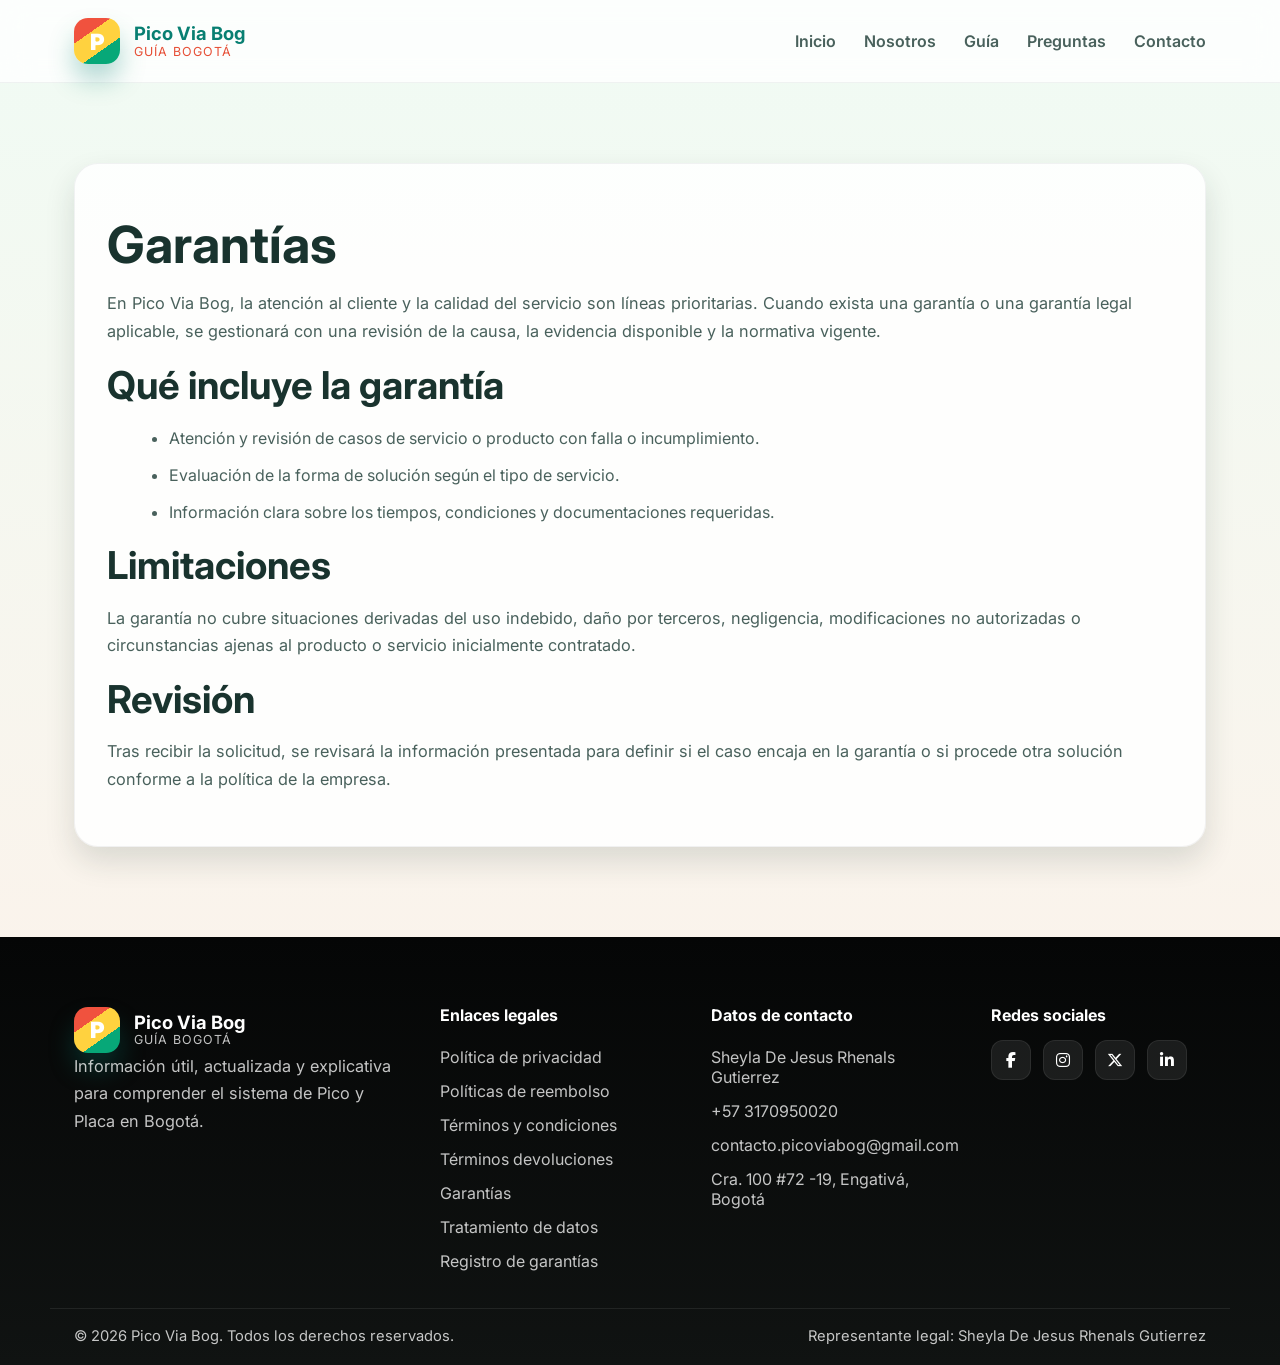
<file: garantias.html>
<!DOCTYPE html>
<html lang="es">
  <head>
    <meta charset="UTF-8" />
    <meta name="viewport" content="width=device-width, initial-scale=1.0" />
    <meta name="description" content="Garantías de Pico Via Bog." />
    <title>Garantías | Pico Via Bog</title>
    <link rel="preconnect" href="https://fonts.googleapis.com" />
    <link rel="preconnect" href="https://fonts.gstatic.com" crossorigin />
    <link href="https://fonts.googleapis.com/css2?family=Inter:wght@400;500;600;700;800;900&display=swap" rel="stylesheet" />
    <link rel="stylesheet" href="https://cdnjs.cloudflare.com/ajax/libs/font-awesome/6.5.2/css/all.min.css" crossorigin="anonymous" referrerpolicy="no-referrer" />
    <link rel="stylesheet" href="styles.css" />
  </head>
  <body>
    <header class="site-header">
      <div class="container header-inner">
        <a href="index.html" class="brand">
          <div class="brand-mark">P</div>
          <div><strong>Pico Via Bog</strong><span>Guía Bogotá</span></div>
        </a>
        <nav class="main-nav" aria-label="Navegación principal">
          <a href="index.html">Inicio</a>
          <a href="nosotros.html">Nosotros</a>
          <a href="index.html#guia">Guía</a>
          <a href="index.html#faq">Preguntas</a>
          <a href="index.html#contacto">Contacto</a>
        </nav>
        <button class="menu-toggle" aria-label="Abrir menú"><span></span><span></span><span></span></button>
      </div>
    </header>

    <main class="legal-page-main">
      <div class="container">
        <div class="legal-card reveal">
          <h1>Garantías</h1>
          <p>En Pico Via Bog, la atención al cliente y la calidad del servicio son líneas prioritarias. Cuando exista una garantía o una garantía legal aplicable, se gestionará con una revisión de la causa, la evidencia disponible y la normativa vigente.</p>

          <h2>Qué incluye la garantía</h2>
          <ul>
            <li>Atención y revisión de casos de servicio o producto con falla o incumplimiento.</li>
            <li>Evaluación de la forma de solución según el tipo de servicio.</li>
            <li>Información clara sobre los tiempos, condiciones y documentaciones requeridas.</li>
          </ul>

          <h2>Limitaciones</h2>
          <p>La garantía no cubre situaciones derivadas del uso indebido, daño por terceros, negligencia, modificaciones no autorizadas o circunstancias ajenas al producto o servicio inicialmente contratado.</p>

          <h2>Revisión</h2>
          <p>Tras recibir la solicitud, se revisará la información presentada para definir si el caso encaja en la garantía o si procede otra solución conforme a la política de la empresa.</p>
        </div>
      </div>
    </main>

    <footer class="site-footer">
      <div class="container footer-grid">
        <div>
          <a href="index.html" class="brand footer-brand"><div class="brand-mark">P</div><div><strong>Pico Via Bog</strong><span>Guía Bogotá</span></div></a>
          <p>Información útil, actualizada y explicativa para comprender el sistema de Pico y Placa en Bogotá.</p>
        </div>
        <div>
          <h4>Enlaces legales</h4>
          <ul>
            <li><a href="politica-privacidad.html">Política de privacidad</a></li>
            <li><a href="politicas-reembolso.html">Políticas de reembolso</a></li>
            <li><a href="terminos-condiciones.html">Términos y condiciones</a></li>
            <li><a href="terminos-devoluciones.html">Términos devoluciones</a></li>
            <li><a href="garantias.html">Garantías</a></li>
            <li><a href="tratamiento-datos.html">Tratamiento de datos</a></li>
            <li><a href="registro-garantias.html">Registro de garantías</a></li>
          </ul>
        </div>
        <div>
          <h4>Datos de contacto</h4>
          <ul>
            <li>Sheyla De Jesus Rhenals Gutierrez</li>
            <li>+57 3170950020</li>
            <li>contacto.picoviabog@gmail.com</li>
            <li>Cra. 100 #72 -19, Engativá, Bogotá</li>
          </ul>
        </div>
        <div>
          <h4>Redes sociales</h4>
          <div class="social-links">
            <a href="https://facebook.com" aria-label="Facebook"><i class="fa-brands fa-facebook-f"></i></a>
            <a href="https://instagram.com" aria-label="Instagram"><i class="fa-brands fa-instagram"></i></a>
            <a href="https://x.com" aria-label="X"><i class="fa-brands fa-x-twitter"></i></a>
            <a href="https://linkedin.com" aria-label="LinkedIn"><i class="fa-brands fa-linkedin-in"></i></a>
          </div>
        </div>
      </div>
      <div class="container footer-bottom"><span>© <span id="year"></span> Pico Via Bog. Todos los derechos reservados.</span><span>Representante legal: Sheyla De Jesus Rhenals Gutierrez</span></div>
    </footer>

    <script src="script.js"></script>
  </body>
</html>
</file>
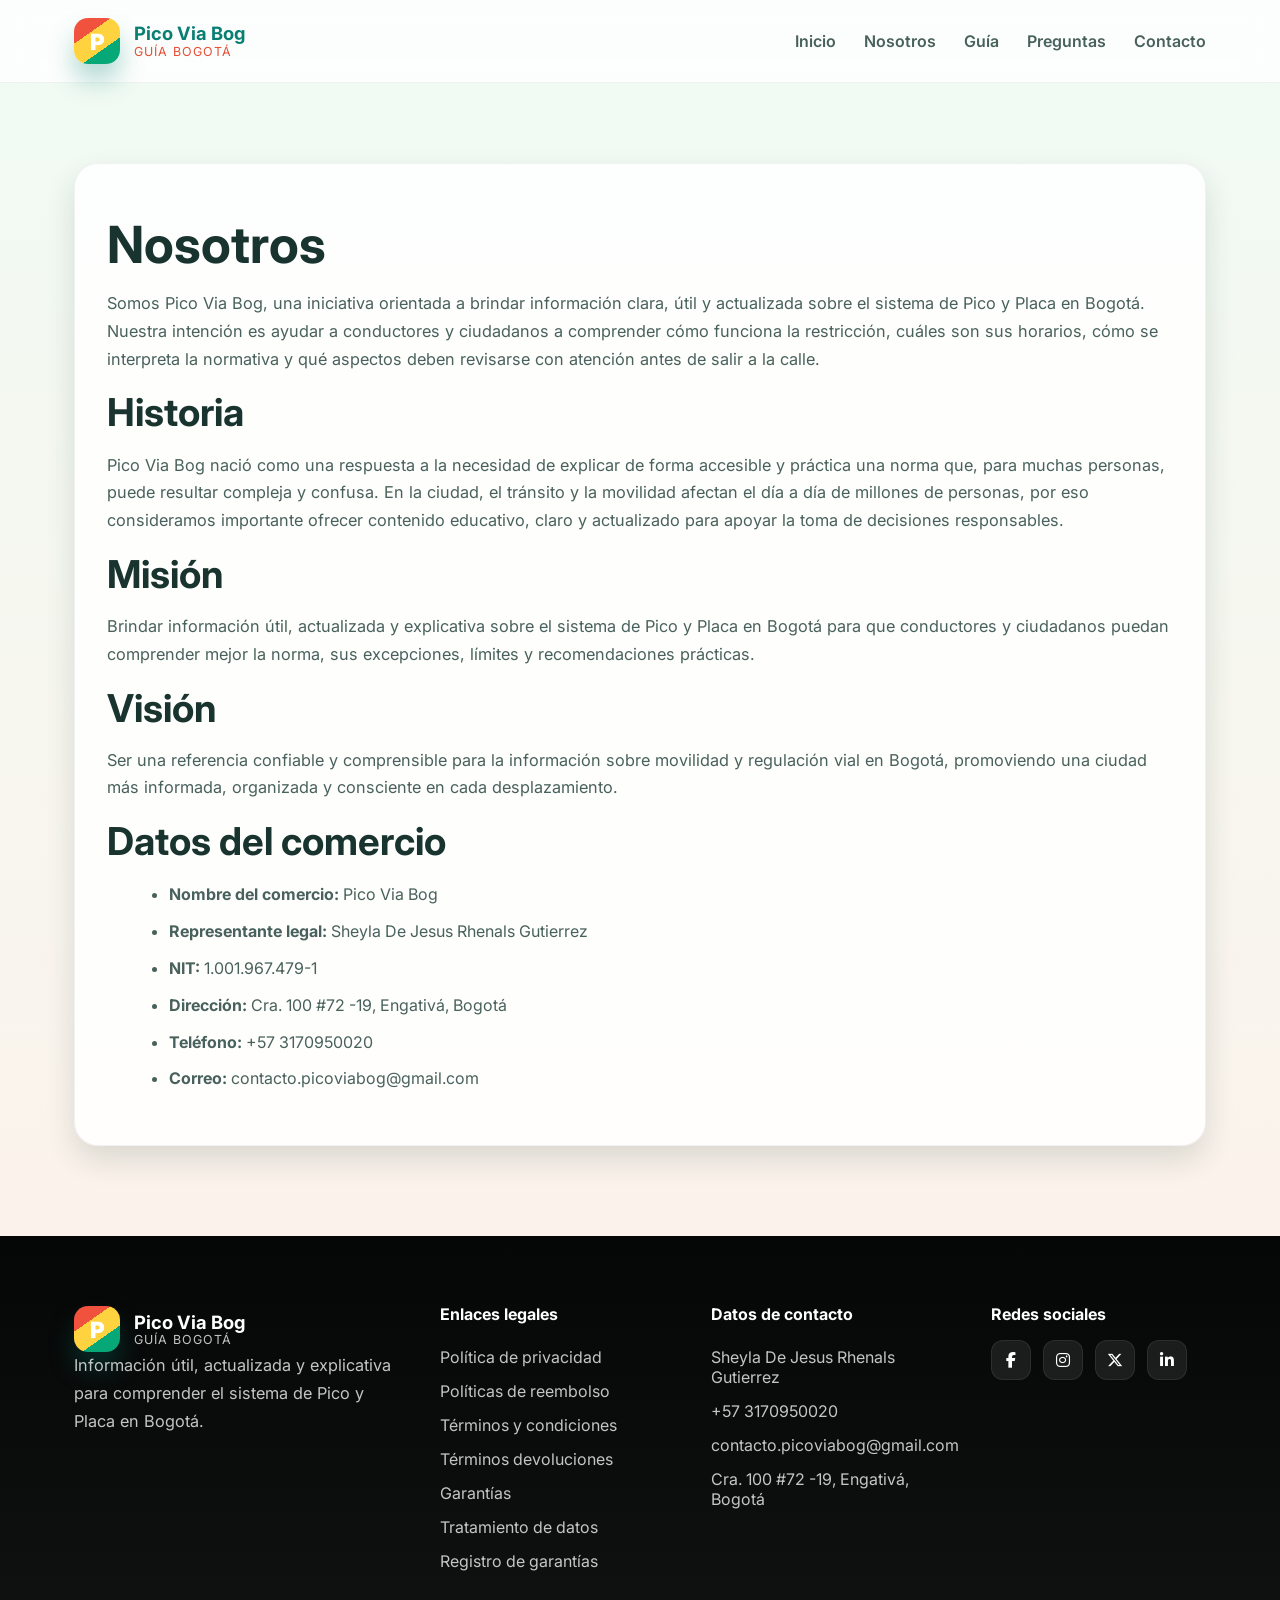
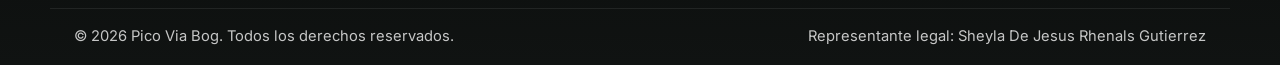
<file: nosotros.html>
<!DOCTYPE html>
<html lang="es">
  <head>
    <meta charset="UTF-8" />
    <meta name="viewport" content="width=device-width, initial-scale=1.0" />
    <meta name="description" content="Nosotros, historia, misión y visión de Pico Via Bog." />
    <title>Nosotros | Pico Via Bog</title>
    <link rel="preconnect" href="https://fonts.googleapis.com" />
    <link rel="preconnect" href="https://fonts.gstatic.com" crossorigin />
    <link href="https://fonts.googleapis.com/css2?family=Inter:wght@400;500;600;700;800;900&display=swap" rel="stylesheet" />
    <link rel="stylesheet" href="https://cdnjs.cloudflare.com/ajax/libs/font-awesome/6.5.2/css/all.min.css" crossorigin="anonymous" referrerpolicy="no-referrer" />
    <link rel="stylesheet" href="styles.css" />
  </head>
  <body>
    <header class="site-header">
      <div class="container header-inner">
        <a href="index.html" class="brand">
          <div class="brand-mark">P</div>
          <div>
            <strong>Pico Via Bog</strong>
            <span>Guía Bogotá</span>
          </div>
        </a>
        <nav class="main-nav" aria-label="Navegación principal">
          <a href="index.html">Inicio</a>
          <a href="nosotros.html">Nosotros</a>
          <a href="index.html#guia">Guía</a>
          <a href="index.html#faq">Preguntas</a>
          <a href="index.html#contacto">Contacto</a>
        </nav>
        <button class="menu-toggle" aria-label="Abrir menú">
          <span></span><span></span><span></span>
        </button>
      </div>
    </header>

    <main class="legal-page-main">
      <div class="container">
        <div class="legal-card reveal">
          <h1>Nosotros</h1>
          <p>Somos Pico Via Bog, una iniciativa orientada a brindar información clara, útil y actualizada sobre el sistema de Pico y Placa en Bogotá. Nuestra intención es ayudar a conductores y ciudadanos a comprender cómo funciona la restricción, cuáles son sus horarios, cómo se interpreta la normativa y qué aspectos deben revisarse con atención antes de salir a la calle.</p>

          <h2>Historia</h2>
          <p>Pico Via Bog nació como una respuesta a la necesidad de explicar de forma accesible y práctica una norma que, para muchas personas, puede resultar compleja y confusa. En la ciudad, el tránsito y la movilidad afectan el día a día de millones de personas, por eso consideramos importante ofrecer contenido educativo, claro y actualizado para apoyar la toma de decisiones responsables.</p>

          <h2>Misión</h2>
          <p>Brindar información útil, actualizada y explicativa sobre el sistema de Pico y Placa en Bogotá para que conductores y ciudadanos puedan comprender mejor la norma, sus excepciones, límites y recomendaciones prácticas.</p>

          <h2>Visión</h2>
          <p>Ser una referencia confiable y comprensible para la información sobre movilidad y regulación vial en Bogotá, promoviendo una ciudad más informada, organizada y consciente en cada desplazamiento.</p>

          <h2>Datos del comercio</h2>
          <ul>
            <li><strong>Nombre del comercio:</strong> Pico Via Bog</li>
            <li><strong>Representante legal:</strong> Sheyla De Jesus Rhenals Gutierrez</li>
            <li><strong>NIT:</strong> 1.001.967.479-1</li>
            <li><strong>Dirección:</strong> Cra. 100 #72 -19, Engativá, Bogotá</li>
            <li><strong>Teléfono:</strong> +57 3170950020</li>
            <li><strong>Correo:</strong> contacto.picoviabog@gmail.com</li>
          </ul>
        </div>
      </div>
    </main>

    <footer class="site-footer">
      <div class="container footer-grid">
        <div>
          <a href="index.html" class="brand footer-brand">
            <div class="brand-mark">P</div>
            <div>
              <strong>Pico Via Bog</strong>
              <span>Guía Bogotá</span>
            </div>
          </a>
          <p>Información útil, actualizada y explicativa para comprender el sistema de Pico y Placa en Bogotá.</p>
        </div>
        <div>
          <h4>Enlaces legales</h4>
          <ul>
            <li><a href="politica-privacidad.html">Política de privacidad</a></li>
            <li><a href="politicas-reembolso.html">Políticas de reembolso</a></li>
            <li><a href="terminos-condiciones.html">Términos y condiciones</a></li>
            <li><a href="terminos-devoluciones.html">Términos devoluciones</a></li>
            <li><a href="garantias.html">Garantías</a></li>
            <li><a href="tratamiento-datos.html">Tratamiento de datos</a></li>
            <li><a href="registro-garantias.html">Registro de garantías</a></li>
          </ul>
        </div>
        <div>
          <h4>Datos de contacto</h4>
          <ul>
            <li>Sheyla De Jesus Rhenals Gutierrez</li>
            <li>+57 3170950020</li>
            <li>contacto.picoviabog@gmail.com</li>
            <li>Cra. 100 #72 -19, Engativá, Bogotá</li>
          </ul>
        </div>
        <div>
          <h4>Redes sociales</h4>
          <div class="social-links">
            <a href="https://facebook.com" aria-label="Facebook"><i class="fa-brands fa-facebook-f"></i></a>
            <a href="https://instagram.com" aria-label="Instagram"><i class="fa-brands fa-instagram"></i></a>
            <a href="https://x.com" aria-label="X"><i class="fa-brands fa-x-twitter"></i></a>
            <a href="https://linkedin.com" aria-label="LinkedIn"><i class="fa-brands fa-linkedin-in"></i></a>
          </div>
        </div>
      </div>
      <div class="container footer-bottom">
        <span>© <span id="year"></span> Pico Via Bog. Todos los derechos reservados.</span>
        <span>Representante legal: Sheyla De Jesus Rhenals Gutierrez</span>
      </div>
    </footer>

    <script src="script.js"></script>
  </body>
</html>
</file>
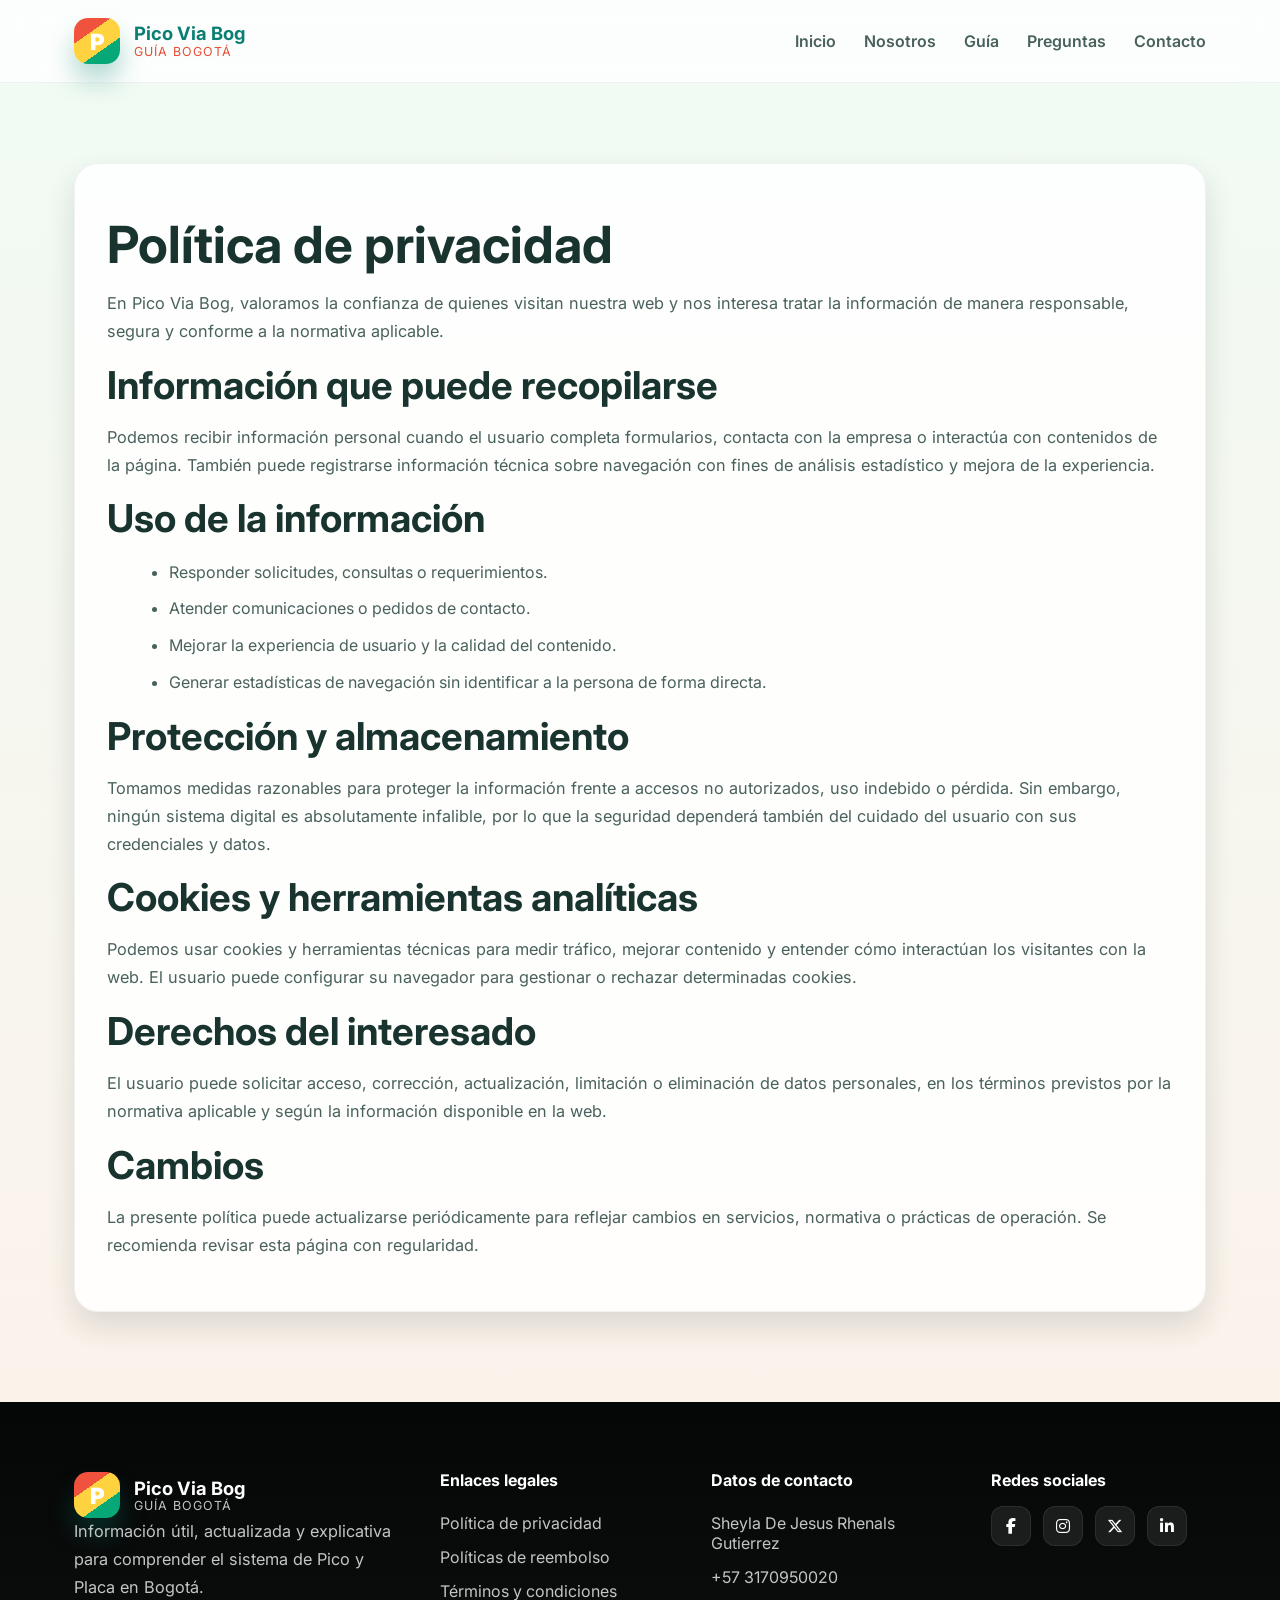
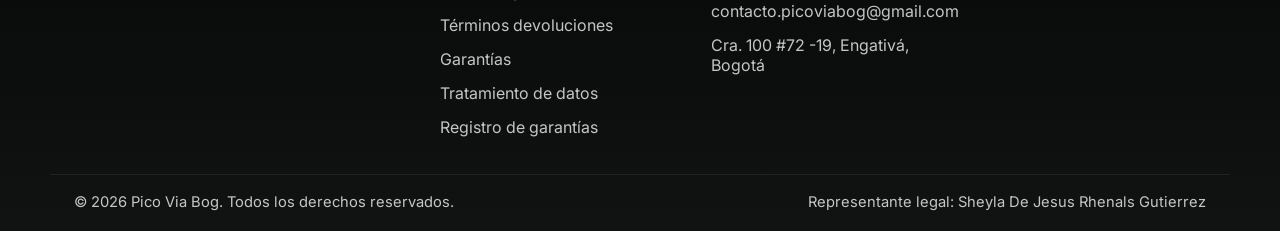
<file: politica-privacidad.html>
<!DOCTYPE html>
<html lang="es">
  <head>
    <meta charset="UTF-8" />
    <meta name="viewport" content="width=device-width, initial-scale=1.0" />
    <meta name="description" content="Política de privacidad de Pico Via Bog." />
    <title>Política de privacidad | Pico Via Bog</title>
    <link rel="preconnect" href="https://fonts.googleapis.com" />
    <link rel="preconnect" href="https://fonts.gstatic.com" crossorigin />
    <link href="https://fonts.googleapis.com/css2?family=Inter:wght@400;500;600;700;800;900&display=swap" rel="stylesheet" />
    <link rel="stylesheet" href="https://cdnjs.cloudflare.com/ajax/libs/font-awesome/6.5.2/css/all.min.css" crossorigin="anonymous" referrerpolicy="no-referrer" />
    <link rel="stylesheet" href="styles.css" />
  </head>
  <body>
    <header class="site-header">
      <div class="container header-inner">
        <a href="index.html" class="brand">
          <div class="brand-mark">P</div>
          <div>
            <strong>Pico Via Bog</strong>
            <span>Guía Bogotá</span>
          </div>
        </a>
        <nav class="main-nav" aria-label="Navegación principal">
          <a href="index.html">Inicio</a>
          <a href="nosotros.html">Nosotros</a>
          <a href="index.html#guia">Guía</a>
          <a href="index.html#faq">Preguntas</a>
          <a href="index.html#contacto">Contacto</a>
        </nav>
        <button class="menu-toggle" aria-label="Abrir menú"><span></span><span></span><span></span></button>
      </div>
    </header>

    <main class="legal-page-main">
      <div class="container">
        <div class="legal-card reveal">
          <h1>Política de privacidad</h1>
          <p>En Pico Via Bog, valoramos la confianza de quienes visitan nuestra web y nos interesa tratar la información de manera responsable, segura y conforme a la normativa aplicable.</p>

          <h2>Información que puede recopilarse</h2>
          <p>Podemos recibir información personal cuando el usuario completa formularios, contacta con la empresa o interactúa con contenidos de la página. También puede registrarse información técnica sobre navegación con fines de análisis estadístico y mejora de la experiencia.</p>

          <h2>Uso de la información</h2>
          <ul>
            <li>Responder solicitudes, consultas o requerimientos.</li>
            <li>Atender comunicaciones o pedidos de contacto.</li>
            <li>Mejorar la experiencia de usuario y la calidad del contenido.</li>
            <li>Generar estadísticas de navegación sin identificar a la persona de forma directa.</li>
          </ul>

          <h2>Protección y almacenamiento</h2>
          <p>Tomamos medidas razonables para proteger la información frente a accesos no autorizados, uso indebido o pérdida. Sin embargo, ningún sistema digital es absolutamente infalible, por lo que la seguridad dependerá también del cuidado del usuario con sus credenciales y datos.</p>

          <h2>Cookies y herramientas analíticas</h2>
          <p>Podemos usar cookies y herramientas técnicas para medir tráfico, mejorar contenido y entender cómo interactúan los visitantes con la web. El usuario puede configurar su navegador para gestionar o rechazar determinadas cookies.</p>

          <h2>Derechos del interesado</h2>
          <p>El usuario puede solicitar acceso, corrección, actualización, limitación o eliminación de datos personales, en los términos previstos por la normativa aplicable y según la información disponible en la web.</p>

          <h2>Cambios</h2>
          <p>La presente política puede actualizarse periódicamente para reflejar cambios en servicios, normativa o prácticas de operación. Se recomienda revisar esta página con regularidad.</p>
        </div>
      </div>
    </main>

    <footer class="site-footer">
      <div class="container footer-grid">
        <div>
          <a href="index.html" class="brand footer-brand"><div class="brand-mark">P</div><div><strong>Pico Via Bog</strong><span>Guía Bogotá</span></div></a>
          <p>Información útil, actualizada y explicativa para comprender el sistema de Pico y Placa en Bogotá.</p>
        </div>
        <div>
          <h4>Enlaces legales</h4>
          <ul>
            <li><a href="politica-privacidad.html">Política de privacidad</a></li>
            <li><a href="politicas-reembolso.html">Políticas de reembolso</a></li>
            <li><a href="terminos-condiciones.html">Términos y condiciones</a></li>
            <li><a href="terminos-devoluciones.html">Términos devoluciones</a></li>
            <li><a href="garantias.html">Garantías</a></li>
            <li><a href="tratamiento-datos.html">Tratamiento de datos</a></li>
            <li><a href="registro-garantias.html">Registro de garantías</a></li>
          </ul>
        </div>
        <div>
          <h4>Datos de contacto</h4>
          <ul>
            <li>Sheyla De Jesus Rhenals Gutierrez</li>
            <li>+57 3170950020</li>
            <li>contacto.picoviabog@gmail.com</li>
            <li>Cra. 100 #72 -19, Engativá, Bogotá</li>
          </ul>
        </div>
        <div>
          <h4>Redes sociales</h4>
          <div class="social-links">
            <a href="https://facebook.com" aria-label="Facebook"><i class="fa-brands fa-facebook-f"></i></a>
            <a href="https://instagram.com" aria-label="Instagram"><i class="fa-brands fa-instagram"></i></a>
            <a href="https://x.com" aria-label="X"><i class="fa-brands fa-x-twitter"></i></a>
            <a href="https://linkedin.com" aria-label="LinkedIn"><i class="fa-brands fa-linkedin-in"></i></a>
          </div>
        </div>
      </div>
      <div class="container footer-bottom"><span>© <span id="year"></span> Pico Via Bog. Todos los derechos reservados.</span><span>Representante legal: Sheyla De Jesus Rhenals Gutierrez</span></div>
    </footer>

    <script src="script.js"></script>
  </body>
</html>
</file>
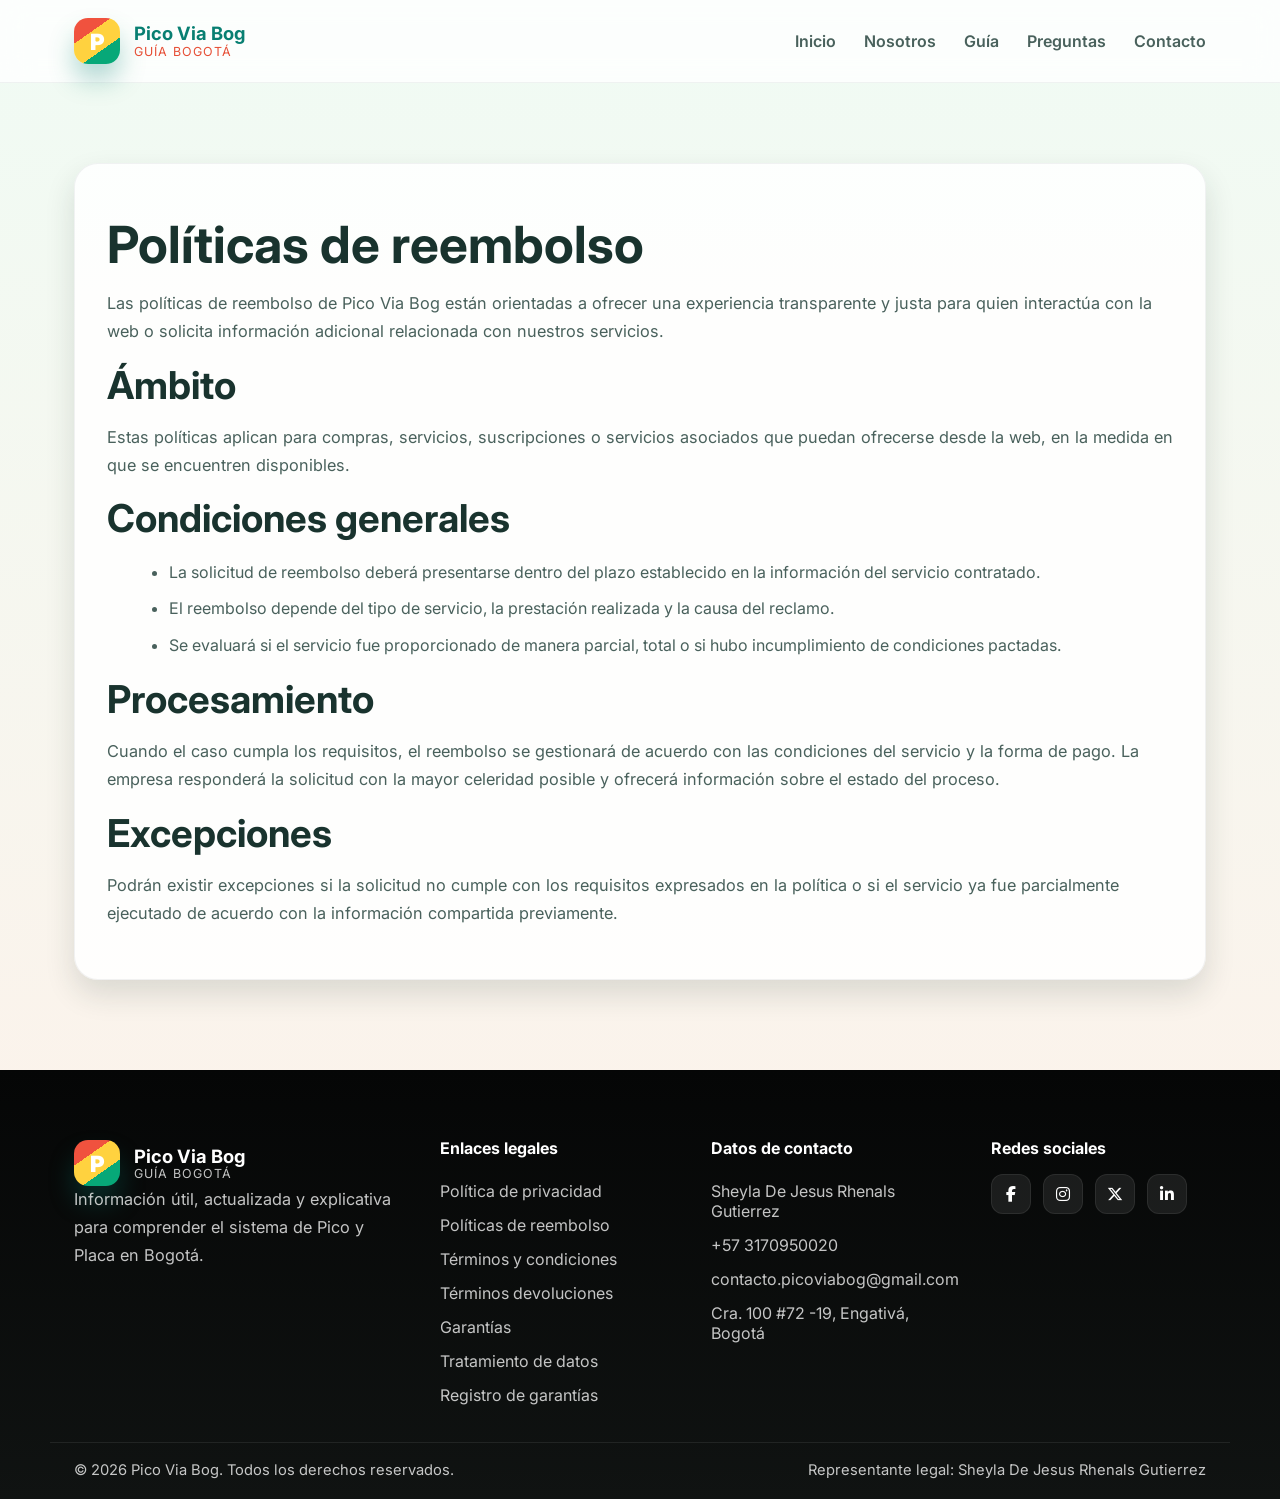
<file: politicas-reembolso.html>
<!DOCTYPE html>
<html lang="es">
  <head>
    <meta charset="UTF-8" />
    <meta name="viewport" content="width=device-width, initial-scale=1.0" />
    <meta name="description" content="Políticas de reembolso de Pico Via Bog." />
    <title>Políticas de reembolso | Pico Via Bog</title>
    <link rel="preconnect" href="https://fonts.googleapis.com" />
    <link rel="preconnect" href="https://fonts.gstatic.com" crossorigin />
    <link href="https://fonts.googleapis.com/css2?family=Inter:wght@400;500;600;700;800;900&display=swap" rel="stylesheet" />
    <link rel="stylesheet" href="https://cdnjs.cloudflare.com/ajax/libs/font-awesome/6.5.2/css/all.min.css" crossorigin="anonymous" referrerpolicy="no-referrer" />
    <link rel="stylesheet" href="styles.css" />
  </head>
  <body>
    <header class="site-header">
      <div class="container header-inner">
        <a href="index.html" class="brand">
          <div class="brand-mark">P</div>
          <div><strong>Pico Via Bog</strong><span>Guía Bogotá</span></div>
        </a>
        <nav class="main-nav" aria-label="Navegación principal">
          <a href="index.html">Inicio</a>
          <a href="nosotros.html">Nosotros</a>
          <a href="index.html#guia">Guía</a>
          <a href="index.html#faq">Preguntas</a>
          <a href="index.html#contacto">Contacto</a>
        </nav>
        <button class="menu-toggle" aria-label="Abrir menú"><span></span><span></span><span></span></button>
      </div>
    </header>

    <main class="legal-page-main">
      <div class="container">
        <div class="legal-card reveal">
          <h1>Políticas de reembolso</h1>
          <p>Las políticas de reembolso de Pico Via Bog están orientadas a ofrecer una experiencia transparente y justa para quien interactúa con la web o solicita información adicional relacionada con nuestros servicios.</p>

          <h2>Ámbito</h2>
          <p>Estas políticas aplican para compras, servicios, suscripciones o servicios asociados que puedan ofrecerse desde la web, en la medida en que se encuentren disponibles.</p>

          <h2>Condiciones generales</h2>
          <ul>
            <li>La solicitud de reembolso deberá presentarse dentro del plazo establecido en la información del servicio contratado.</li>
            <li>El reembolso depende del tipo de servicio, la prestación realizada y la causa del reclamo.</li>
            <li>Se evaluará si el servicio fue proporcionado de manera parcial, total o si hubo incumplimiento de condiciones pactadas.</li>
          </ul>

          <h2>Procesamiento</h2>
          <p>Cuando el caso cumpla los requisitos, el reembolso se gestionará de acuerdo con las condiciones del servicio y la forma de pago. La empresa responderá la solicitud con la mayor celeridad posible y ofrecerá información sobre el estado del proceso.</p>

          <h2>Excepciones</h2>
          <p>Podrán existir excepciones si la solicitud no cumple con los requisitos expresados en la política o si el servicio ya fue parcialmente ejecutado de acuerdo con la información compartida previamente.</p>
        </div>
      </div>
    </main>

    <footer class="site-footer">
      <div class="container footer-grid">
        <div>
          <a href="index.html" class="brand footer-brand"><div class="brand-mark">P</div><div><strong>Pico Via Bog</strong><span>Guía Bogotá</span></div></a>
          <p>Información útil, actualizada y explicativa para comprender el sistema de Pico y Placa en Bogotá.</p>
        </div>
        <div>
          <h4>Enlaces legales</h4>
          <ul>
            <li><a href="politica-privacidad.html">Política de privacidad</a></li>
            <li><a href="politicas-reembolso.html">Políticas de reembolso</a></li>
            <li><a href="terminos-condiciones.html">Términos y condiciones</a></li>
            <li><a href="terminos-devoluciones.html">Términos devoluciones</a></li>
            <li><a href="garantias.html">Garantías</a></li>
            <li><a href="tratamiento-datos.html">Tratamiento de datos</a></li>
            <li><a href="registro-garantias.html">Registro de garantías</a></li>
          </ul>
        </div>
        <div>
          <h4>Datos de contacto</h4>
          <ul>
            <li>Sheyla De Jesus Rhenals Gutierrez</li>
            <li>+57 3170950020</li>
            <li>contacto.picoviabog@gmail.com</li>
            <li>Cra. 100 #72 -19, Engativá, Bogotá</li>
          </ul>
        </div>
        <div>
          <h4>Redes sociales</h4>
          <div class="social-links">
            <a href="https://facebook.com" aria-label="Facebook"><i class="fa-brands fa-facebook-f"></i></a>
            <a href="https://instagram.com" aria-label="Instagram"><i class="fa-brands fa-instagram"></i></a>
            <a href="https://x.com" aria-label="X"><i class="fa-brands fa-x-twitter"></i></a>
            <a href="https://linkedin.com" aria-label="LinkedIn"><i class="fa-brands fa-linkedin-in"></i></a>
          </div>
        </div>
      </div>
      <div class="container footer-bottom"><span>© <span id="year"></span> Pico Via Bog. Todos los derechos reservados.</span><span>Representante legal: Sheyla De Jesus Rhenals Gutierrez</span></div>
    </footer>

    <script src="script.js"></script>
  </body>
</html>
</file>
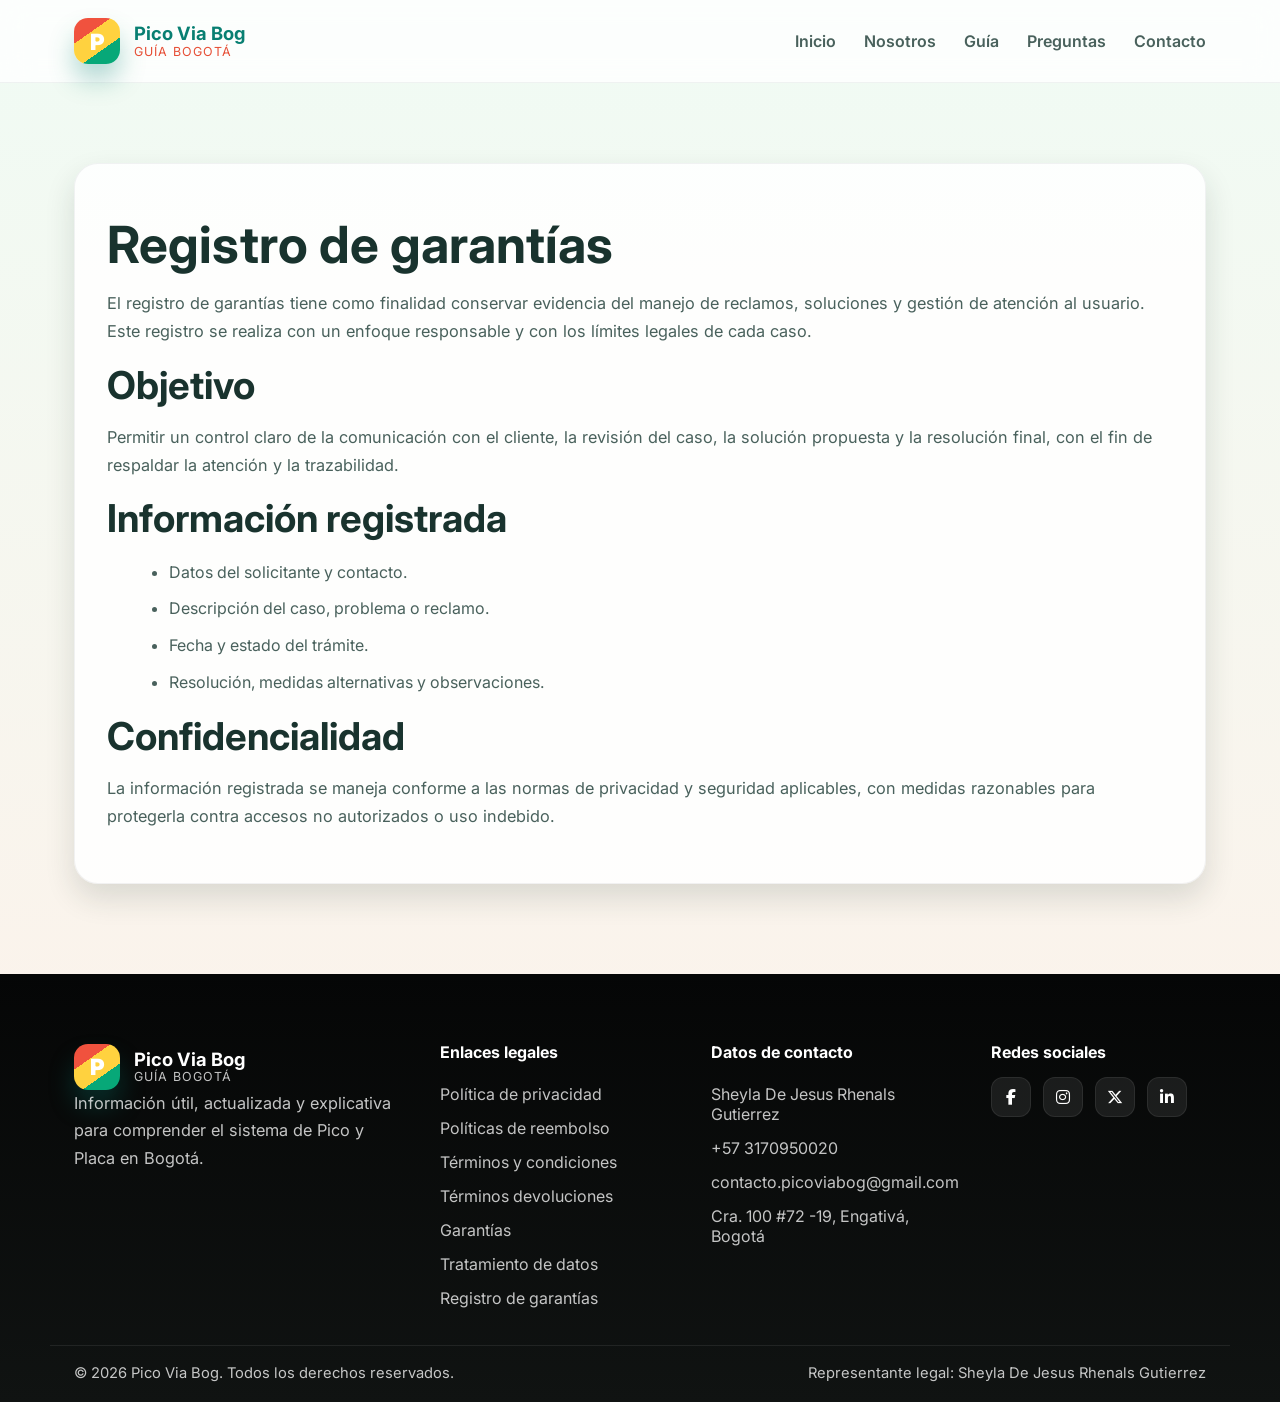
<file: registro-garantias.html>
<!DOCTYPE html>
<html lang="es">
  <head>
    <meta charset="UTF-8" />
    <meta name="viewport" content="width=device-width, initial-scale=1.0" />
    <meta name="description" content="Registro de garantías de Pico Via Bog." />
    <title>Registro de garantías | Pico Via Bog</title>
    <link rel="preconnect" href="https://fonts.googleapis.com" />
    <link rel="preconnect" href="https://fonts.gstatic.com" crossorigin />
    <link href="https://fonts.googleapis.com/css2?family=Inter:wght@400;500;600;700;800;900&display=swap" rel="stylesheet" />
    <link rel="stylesheet" href="https://cdnjs.cloudflare.com/ajax/libs/font-awesome/6.5.2/css/all.min.css" crossorigin="anonymous" referrerpolicy="no-referrer" />
    <link rel="stylesheet" href="styles.css" />
  </head>
  <body>
    <header class="site-header">
      <div class="container header-inner">
        <a href="index.html" class="brand">
          <div class="brand-mark">P</div>
          <div><strong>Pico Via Bog</strong><span>Guía Bogotá</span></div>
        </a>
        <nav class="main-nav" aria-label="Navegación principal">
          <a href="index.html">Inicio</a>
          <a href="nosotros.html">Nosotros</a>
          <a href="index.html#guia">Guía</a>
          <a href="index.html#faq">Preguntas</a>
          <a href="index.html#contacto">Contacto</a>
        </nav>
        <button class="menu-toggle" aria-label="Abrir menú"><span></span><span></span><span></span></button>
      </div>
    </header>

    <main class="legal-page-main">
      <div class="container">
        <div class="legal-card reveal">
          <h1>Registro de garantías</h1>
          <p>El registro de garantías tiene como finalidad conservar evidencia del manejo de reclamos, soluciones y gestión de atención al usuario. Este registro se realiza con un enfoque responsable y con los límites legales de cada caso.</p>

          <h2>Objetivo</h2>
          <p>Permitir un control claro de la comunicación con el cliente, la revisión del caso, la solución propuesta y la resolución final, con el fin de respaldar la atención y la trazabilidad.</p>

          <h2>Información registrada</h2>
          <ul>
            <li>Datos del solicitante y contacto.</li>
            <li>Descripción del caso, problema o reclamo.</li>
            <li>Fecha y estado del trámite.</li>
            <li>Resolución, medidas alternativas y observaciones.</li>
          </ul>

          <h2>Confidencialidad</h2>
          <p>La información registrada se maneja conforme a las normas de privacidad y seguridad aplicables, con medidas razonables para protegerla contra accesos no autorizados o uso indebido.</p>
        </div>
      </div>
    </main>

    <footer class="site-footer">
      <div class="container footer-grid">
        <div>
          <a href="index.html" class="brand footer-brand"><div class="brand-mark">P</div><div><strong>Pico Via Bog</strong><span>Guía Bogotá</span></div></a>
          <p>Información útil, actualizada y explicativa para comprender el sistema de Pico y Placa en Bogotá.</p>
        </div>
        <div>
          <h4>Enlaces legales</h4>
          <ul>
            <li><a href="politica-privacidad.html">Política de privacidad</a></li>
            <li><a href="politicas-reembolso.html">Políticas de reembolso</a></li>
            <li><a href="terminos-condiciones.html">Términos y condiciones</a></li>
            <li><a href="terminos-devoluciones.html">Términos devoluciones</a></li>
            <li><a href="garantias.html">Garantías</a></li>
            <li><a href="tratamiento-datos.html">Tratamiento de datos</a></li>
            <li><a href="registro-garantias.html">Registro de garantías</a></li>
          </ul>
        </div>
        <div>
          <h4>Datos de contacto</h4>
          <ul>
            <li>Sheyla De Jesus Rhenals Gutierrez</li>
            <li>+57 3170950020</li>
            <li>contacto.picoviabog@gmail.com</li>
            <li>Cra. 100 #72 -19, Engativá, Bogotá</li>
          </ul>
        </div>
        <div>
          <h4>Redes sociales</h4>
          <div class="social-links">
            <a href="https://facebook.com" aria-label="Facebook"><i class="fa-brands fa-facebook-f"></i></a>
            <a href="https://instagram.com" aria-label="Instagram"><i class="fa-brands fa-instagram"></i></a>
            <a href="https://x.com" aria-label="X"><i class="fa-brands fa-x-twitter"></i></a>
            <a href="https://linkedin.com" aria-label="LinkedIn"><i class="fa-brands fa-linkedin-in"></i></a>
          </div>
        </div>
      </div>
      <div class="container footer-bottom"><span>© <span id="year"></span> Pico Via Bog. Todos los derechos reservados.</span><span>Representante legal: Sheyla De Jesus Rhenals Gutierrez</span></div>
    </footer>

    <script src="script.js"></script>
  </body>
</html>
</file>
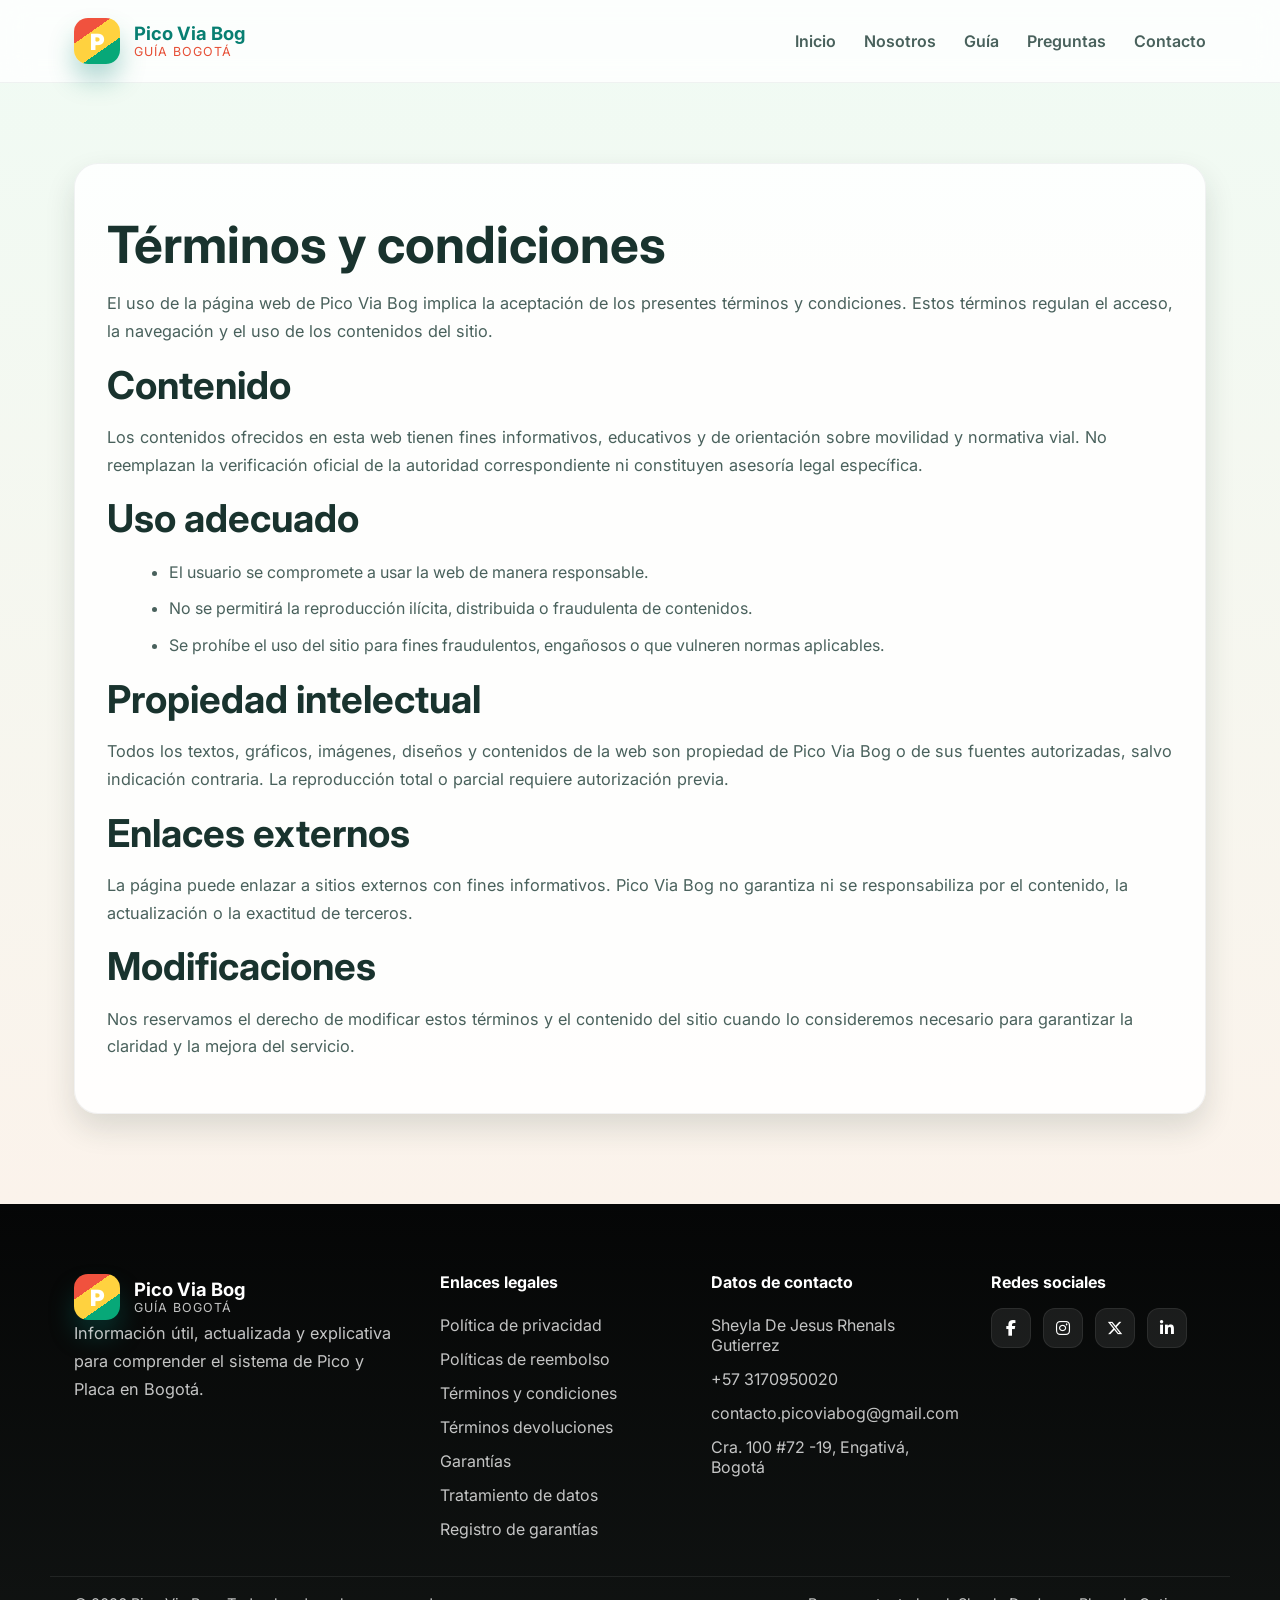
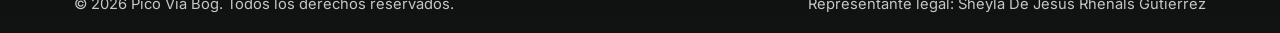
<file: terminos-condiciones.html>
<!DOCTYPE html>
<html lang="es">
  <head>
    <meta charset="UTF-8" />
    <meta name="viewport" content="width=device-width, initial-scale=1.0" />
    <meta name="description" content="Términos y condiciones de Pico Via Bog." />
    <title>Términos y condiciones | Pico Via Bog</title>
    <link rel="preconnect" href="https://fonts.googleapis.com" />
    <link rel="preconnect" href="https://fonts.gstatic.com" crossorigin />
    <link href="https://fonts.googleapis.com/css2?family=Inter:wght@400;500;600;700;800;900&display=swap" rel="stylesheet" />
    <link rel="stylesheet" href="https://cdnjs.cloudflare.com/ajax/libs/font-awesome/6.5.2/css/all.min.css" crossorigin="anonymous" referrerpolicy="no-referrer" />
    <link rel="stylesheet" href="styles.css" />
  </head>
  <body>
    <header class="site-header">
      <div class="container header-inner">
        <a href="index.html" class="brand">
          <div class="brand-mark">P</div>
          <div><strong>Pico Via Bog</strong><span>Guía Bogotá</span></div>
        </a>
        <nav class="main-nav" aria-label="Navegación principal">
          <a href="index.html">Inicio</a>
          <a href="nosotros.html">Nosotros</a>
          <a href="index.html#guia">Guía</a>
          <a href="index.html#faq">Preguntas</a>
          <a href="index.html#contacto">Contacto</a>
        </nav>
        <button class="menu-toggle" aria-label="Abrir menú"><span></span><span></span><span></span></button>
      </div>
    </header>

    <main class="legal-page-main">
      <div class="container">
        <div class="legal-card reveal">
          <h1>Términos y condiciones</h1>
          <p>El uso de la página web de Pico Via Bog implica la aceptación de los presentes términos y condiciones. Estos términos regulan el acceso, la navegación y el uso de los contenidos del sitio.</p>

          <h2>Contenido</h2>
          <p>Los contenidos ofrecidos en esta web tienen fines informativos, educativos y de orientación sobre movilidad y normativa vial. No reemplazan la verificación oficial de la autoridad correspondiente ni constituyen asesoría legal específica.</p>

          <h2>Uso adecuado</h2>
          <ul>
            <li>El usuario se compromete a usar la web de manera responsable.</li>
            <li>No se permitirá la reproducción ilícita, distribuida o fraudulenta de contenidos.</li>
            <li>Se prohíbe el uso del sitio para fines fraudulentos, engañosos o que vulneren normas aplicables.</li>
          </ul>

          <h2>Propiedad intelectual</h2>
          <p>Todos los textos, gráficos, imágenes, diseños y contenidos de la web son propiedad de Pico Via Bog o de sus fuentes autorizadas, salvo indicación contraria. La reproducción total o parcial requiere autorización previa.</p>

          <h2>Enlaces externos</h2>
          <p>La página puede enlazar a sitios externos con fines informativos. Pico Via Bog no garantiza ni se responsabiliza por el contenido, la actualización o la exactitud de terceros.</p>

          <h2>Modificaciones</h2>
          <p>Nos reservamos el derecho de modificar estos términos y el contenido del sitio cuando lo consideremos necesario para garantizar la claridad y la mejora del servicio.</p>
        </div>
      </div>
    </main>

    <footer class="site-footer">
      <div class="container footer-grid">
        <div>
          <a href="index.html" class="brand footer-brand"><div class="brand-mark">P</div><div><strong>Pico Via Bog</strong><span>Guía Bogotá</span></div></a>
          <p>Información útil, actualizada y explicativa para comprender el sistema de Pico y Placa en Bogotá.</p>
        </div>
        <div>
          <h4>Enlaces legales</h4>
          <ul>
            <li><a href="politica-privacidad.html">Política de privacidad</a></li>
            <li><a href="politicas-reembolso.html">Políticas de reembolso</a></li>
            <li><a href="terminos-condiciones.html">Términos y condiciones</a></li>
            <li><a href="terminos-devoluciones.html">Términos devoluciones</a></li>
            <li><a href="garantias.html">Garantías</a></li>
            <li><a href="tratamiento-datos.html">Tratamiento de datos</a></li>
            <li><a href="registro-garantias.html">Registro de garantías</a></li>
          </ul>
        </div>
        <div>
          <h4>Datos de contacto</h4>
          <ul>
            <li>Sheyla De Jesus Rhenals Gutierrez</li>
            <li>+57 3170950020</li>
            <li>contacto.picoviabog@gmail.com</li>
            <li>Cra. 100 #72 -19, Engativá, Bogotá</li>
          </ul>
        </div>
        <div>
          <h4>Redes sociales</h4>
          <div class="social-links">
            <a href="https://facebook.com" aria-label="Facebook"><i class="fa-brands fa-facebook-f"></i></a>
            <a href="https://instagram.com" aria-label="Instagram"><i class="fa-brands fa-instagram"></i></a>
            <a href="https://x.com" aria-label="X"><i class="fa-brands fa-x-twitter"></i></a>
            <a href="https://linkedin.com" aria-label="LinkedIn"><i class="fa-brands fa-linkedin-in"></i></a>
          </div>
        </div>
      </div>
      <div class="container footer-bottom"><span>© <span id="year"></span> Pico Via Bog. Todos los derechos reservados.</span><span>Representante legal: Sheyla De Jesus Rhenals Gutierrez</span></div>
    </footer>

    <script src="script.js"></script>
  </body>
</html>
</file>
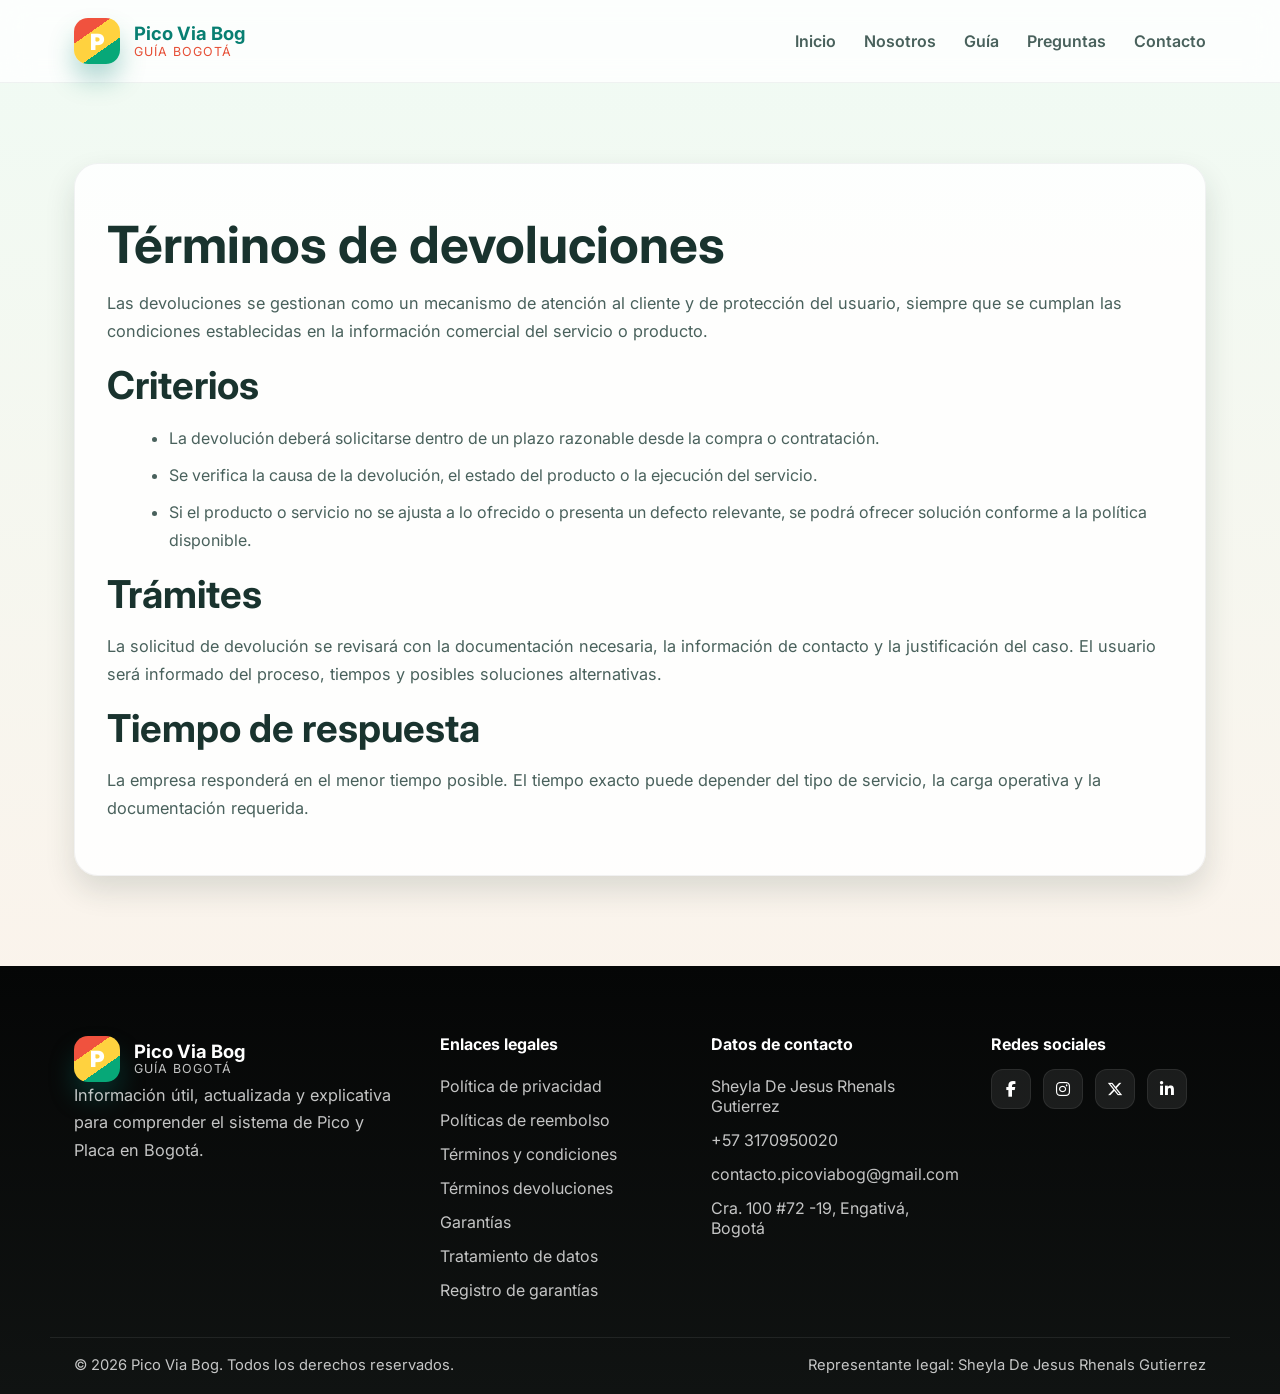
<file: terminos-devoluciones.html>
<!DOCTYPE html>
<html lang="es">
  <head>
    <meta charset="UTF-8" />
    <meta name="viewport" content="width=device-width, initial-scale=1.0" />
    <meta name="description" content="Términos de devoluciones de Pico Via Bog." />
    <title>Términos de devoluciones | Pico Via Bog</title>
    <link rel="preconnect" href="https://fonts.googleapis.com" />
    <link rel="preconnect" href="https://fonts.gstatic.com" crossorigin />
    <link href="https://fonts.googleapis.com/css2?family=Inter:wght@400;500;600;700;800;900&display=swap" rel="stylesheet" />
    <link rel="stylesheet" href="https://cdnjs.cloudflare.com/ajax/libs/font-awesome/6.5.2/css/all.min.css" crossorigin="anonymous" referrerpolicy="no-referrer" />
    <link rel="stylesheet" href="styles.css" />
  </head>
  <body>
    <header class="site-header">
      <div class="container header-inner">
        <a href="index.html" class="brand">
          <div class="brand-mark">P</div>
          <div><strong>Pico Via Bog</strong><span>Guía Bogotá</span></div>
        </a>
        <nav class="main-nav" aria-label="Navegación principal">
          <a href="index.html">Inicio</a>
          <a href="nosotros.html">Nosotros</a>
          <a href="index.html#guia">Guía</a>
          <a href="index.html#faq">Preguntas</a>
          <a href="index.html#contacto">Contacto</a>
        </nav>
        <button class="menu-toggle" aria-label="Abrir menú"><span></span><span></span><span></span></button>
      </div>
    </header>

    <main class="legal-page-main">
      <div class="container">
        <div class="legal-card reveal">
          <h1>Términos de devoluciones</h1>
          <p>Las devoluciones se gestionan como un mecanismo de atención al cliente y de protección del usuario, siempre que se cumplan las condiciones establecidas en la información comercial del servicio o producto.</p>

          <h2>Criterios</h2>
          <ul>
            <li>La devolución deberá solicitarse dentro de un plazo razonable desde la compra o contratación.</li>
            <li>Se verifica la causa de la devolución, el estado del producto o la ejecución del servicio.</li>
            <li>Si el producto o servicio no se ajusta a lo ofrecido o presenta un defecto relevante, se podrá ofrecer solución conforme a la política disponible.</li>
          </ul>

          <h2>Trámites</h2>
          <p>La solicitud de devolución se revisará con la documentación necesaria, la información de contacto y la justificación del caso. El usuario será informado del proceso, tiempos y posibles soluciones alternativas.</p>

          <h2>Tiempo de respuesta</h2>
          <p>La empresa responderá en el menor tiempo posible. El tiempo exacto puede depender del tipo de servicio, la carga operativa y la documentación requerida.</p>
        </div>
      </div>
    </main>

    <footer class="site-footer">
      <div class="container footer-grid">
        <div>
          <a href="index.html" class="brand footer-brand"><div class="brand-mark">P</div><div><strong>Pico Via Bog</strong><span>Guía Bogotá</span></div></a>
          <p>Información útil, actualizada y explicativa para comprender el sistema de Pico y Placa en Bogotá.</p>
        </div>
        <div>
          <h4>Enlaces legales</h4>
          <ul>
            <li><a href="politica-privacidad.html">Política de privacidad</a></li>
            <li><a href="politicas-reembolso.html">Políticas de reembolso</a></li>
            <li><a href="terminos-condiciones.html">Términos y condiciones</a></li>
            <li><a href="terminos-devoluciones.html">Términos devoluciones</a></li>
            <li><a href="garantias.html">Garantías</a></li>
            <li><a href="tratamiento-datos.html">Tratamiento de datos</a></li>
            <li><a href="registro-garantias.html">Registro de garantías</a></li>
          </ul>
        </div>
        <div>
          <h4>Datos de contacto</h4>
          <ul>
            <li>Sheyla De Jesus Rhenals Gutierrez</li>
            <li>+57 3170950020</li>
            <li>contacto.picoviabog@gmail.com</li>
            <li>Cra. 100 #72 -19, Engativá, Bogotá</li>
          </ul>
        </div>
        <div>
          <h4>Redes sociales</h4>
          <div class="social-links">
            <a href="https://facebook.com" aria-label="Facebook"><i class="fa-brands fa-facebook-f"></i></a>
            <a href="https://instagram.com" aria-label="Instagram"><i class="fa-brands fa-instagram"></i></a>
            <a href="https://x.com" aria-label="X"><i class="fa-brands fa-x-twitter"></i></a>
            <a href="https://linkedin.com" aria-label="LinkedIn"><i class="fa-brands fa-linkedin-in"></i></a>
          </div>
        </div>
      </div>
      <div class="container footer-bottom"><span>© <span id="year"></span> Pico Via Bog. Todos los derechos reservados.</span><span>Representante legal: Sheyla De Jesus Rhenals Gutierrez</span></div>
    </footer>

    <script src="script.js"></script>
  </body>
</html>
</file>
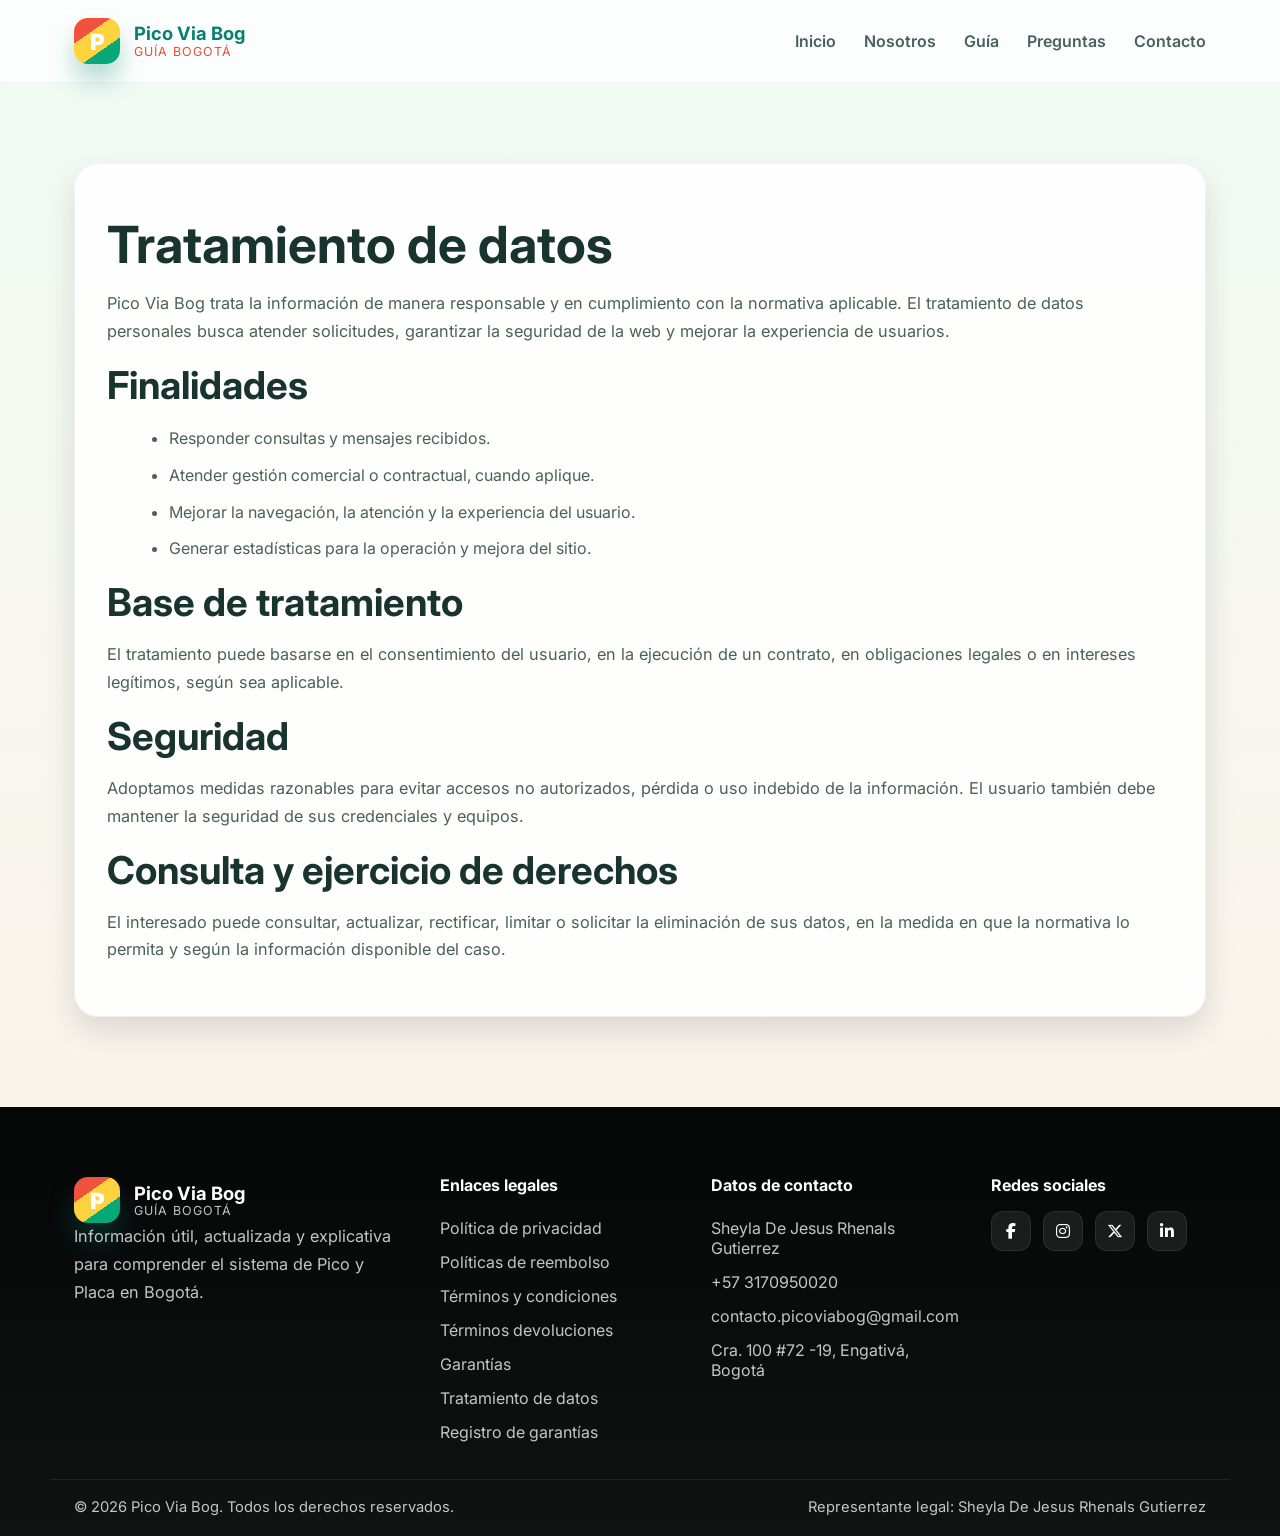
<file: tratamiento-datos.html>
<!DOCTYPE html>
<html lang="es">
  <head>
    <meta charset="UTF-8" />
    <meta name="viewport" content="width=device-width, initial-scale=1.0" />
    <meta name="description" content="Tratamiento de datos de Pico Via Bog." />
    <title>Tratamiento de datos | Pico Via Bog</title>
    <link rel="preconnect" href="https://fonts.googleapis.com" />
    <link rel="preconnect" href="https://fonts.gstatic.com" crossorigin />
    <link href="https://fonts.googleapis.com/css2?family=Inter:wght@400;500;600;700;800;900&display=swap" rel="stylesheet" />
    <link rel="stylesheet" href="https://cdnjs.cloudflare.com/ajax/libs/font-awesome/6.5.2/css/all.min.css" crossorigin="anonymous" referrerpolicy="no-referrer" />
    <link rel="stylesheet" href="styles.css" />
  </head>
  <body>
    <header class="site-header">
      <div class="container header-inner">
        <a href="index.html" class="brand">
          <div class="brand-mark">P</div>
          <div><strong>Pico Via Bog</strong><span>Guía Bogotá</span></div>
        </a>
        <nav class="main-nav" aria-label="Navegación principal">
          <a href="index.html">Inicio</a>
          <a href="nosotros.html">Nosotros</a>
          <a href="index.html#guia">Guía</a>
          <a href="index.html#faq">Preguntas</a>
          <a href="index.html#contacto">Contacto</a>
        </nav>
        <button class="menu-toggle" aria-label="Abrir menú"><span></span><span></span><span></span></button>
      </div>
    </header>

    <main class="legal-page-main">
      <div class="container">
        <div class="legal-card reveal">
          <h1>Tratamiento de datos</h1>
          <p>Pico Via Bog trata la información de manera responsable y en cumplimiento con la normativa aplicable. El tratamiento de datos personales busca atender solicitudes, garantizar la seguridad de la web y mejorar la experiencia de usuarios.</p>

          <h2>Finalidades</h2>
          <ul>
            <li>Responder consultas y mensajes recibidos.</li>
            <li>Atender gestión comercial o contractual, cuando aplique.</li>
            <li>Mejorar la navegación, la atención y la experiencia del usuario.</li>
            <li>Generar estadísticas para la operación y mejora del sitio.</li>
          </ul>

          <h2>Base de tratamiento</h2>
          <p>El tratamiento puede basarse en el consentimiento del usuario, en la ejecución de un contrato, en obligaciones legales o en intereses legítimos, según sea aplicable.</p>

          <h2>Seguridad</h2>
          <p>Adoptamos medidas razonables para evitar accesos no autorizados, pérdida o uso indebido de la información. El usuario también debe mantener la seguridad de sus credenciales y equipos.</p>

          <h2>Consulta y ejercicio de derechos</h2>
          <p>El interesado puede consultar, actualizar, rectificar, limitar o solicitar la eliminación de sus datos, en la medida en que la normativa lo permita y según la información disponible del caso.</p>
        </div>
      </div>
    </main>

    <footer class="site-footer">
      <div class="container footer-grid">
        <div>
          <a href="index.html" class="brand footer-brand"><div class="brand-mark">P</div><div><strong>Pico Via Bog</strong><span>Guía Bogotá</span></div></a>
          <p>Información útil, actualizada y explicativa para comprender el sistema de Pico y Placa en Bogotá.</p>
        </div>
        <div>
          <h4>Enlaces legales</h4>
          <ul>
            <li><a href="politica-privacidad.html">Política de privacidad</a></li>
            <li><a href="politicas-reembolso.html">Políticas de reembolso</a></li>
            <li><a href="terminos-condiciones.html">Términos y condiciones</a></li>
            <li><a href="terminos-devoluciones.html">Términos devoluciones</a></li>
            <li><a href="garantias.html">Garantías</a></li>
            <li><a href="tratamiento-datos.html">Tratamiento de datos</a></li>
            <li><a href="registro-garantias.html">Registro de garantías</a></li>
          </ul>
        </div>
        <div>
          <h4>Datos de contacto</h4>
          <ul>
            <li>Sheyla De Jesus Rhenals Gutierrez</li>
            <li>+57 3170950020</li>
            <li>contacto.picoviabog@gmail.com</li>
            <li>Cra. 100 #72 -19, Engativá, Bogotá</li>
          </ul>
        </div>
        <div>
          <h4>Redes sociales</h4>
          <div class="social-links">
            <a href="https://facebook.com" aria-label="Facebook"><i class="fa-brands fa-facebook-f"></i></a>
            <a href="https://instagram.com" aria-label="Instagram"><i class="fa-brands fa-instagram"></i></a>
            <a href="https://x.com" aria-label="X"><i class="fa-brands fa-x-twitter"></i></a>
            <a href="https://linkedin.com" aria-label="LinkedIn"><i class="fa-brands fa-linkedin-in"></i></a>
          </div>
        </div>
      </div>
      <div class="container footer-bottom"><span>© <span id="year"></span> Pico Via Bog. Todos los derechos reservados.</span><span>Representante legal: Sheyla De Jesus Rhenals Gutierrez</span></div>
    </footer>

    <script src="script.js"></script>
  </body>
</html>
</file>
<file: styles.css>
:root {
  --bg: #eefaf4;
  --bg-strong: #dbf3e7;
  --surface: #ffffff;
  --panel: rgba(255, 255, 255, 0.78);
  --primary: #087f72;
  --primary-2: #08a391;
  --secondary: #e64e35;
  --secondary-2: #ff815c;
  --warning: #ffc543;
  --danger: #c9342c;
  --success: #128a5c;
  --semaforo-red: #f0523e;
  --semaforo-yellow: #ffd23f;
  --semaforo-green: #07a878;
  --text: #19332e;
  --muted: #49615c;
  --border: rgba(29, 48, 45, 0.1);
  --shadow: 0 24px 60px rgba(8, 127, 114, 0.22);
  --shadow-soft: 0 14px 30px rgba(25, 51, 46, 0.14);
  --radius-xl: 28px;
  --radius-lg: 20px;
  --radius-md: 15px;
  --container: 1180px;
}

* {
  box-sizing: border-box;
}

html {
  scroll-behavior: smooth;
}

body {
  margin: 0;
  font-family: "Inter", sans-serif;
  background: linear-gradient(180deg, #f0fbf4 0%, #fff0e8 100%);
  color: var(--text);
}

a {
  color: inherit;
  text-decoration: none;
}

img {
  max-width: 100%;
  display: block;
}

button,
input,
textarea {
  font: inherit;
}

.container {
  max-width: var(--container);
  margin: 0 auto;
  padding: 0 24px;
}

.site-header {
  position: sticky;
  top: 0;
  z-index: 50;
  background: rgba(255, 255, 255, 0.8);
  backdrop-filter: blur(14px);
  border-bottom: 1px solid rgba(17, 34, 54, 0.06);
}

.header-inner {
  display: flex;
  align-items: center;
  justify-content: space-between;
  min-height: 82px;
}

.brand {
  display: inline-flex;
  align-items: center;
  gap: 14px;
}

.brand strong {
  display: block;
  color: var(--primary);
  font-size: 1.15rem;
  line-height: 1.1;
}

.brand span {
  display: block;
  color: var(--secondary);
  font-size: 0.78rem;
  letter-spacing: 0.08em;
  text-transform: uppercase;
}

.brand-mark {
  width: 46px;
  height: 46px;
  border-radius: 14px;
  display: grid;
  place-items: center;
  background: linear-gradient(145deg, var(--semaforo-red) 0 33%, var(--semaforo-yellow) 33% 66%, var(--semaforo-green) 66%);
  color: white;
  font-weight: 900;
  font-size: 1.4rem;
  box-shadow: 0 16px 26px rgba(8, 127, 114, 0.3);
}

.main-nav {
  display: flex;
  align-items: center;
  gap: 28px;
  font-weight: 600;
  color: var(--muted);
}

.main-nav a {
  position: relative;
  transition: color 0.25s ease;
}

.main-nav a::after {
  content: "";
  position: absolute;
  left: 0;
  bottom: -8px;
  width: 100%;
  height: 2px;
  background: linear-gradient(90deg, var(--primary), var(--secondary));
  transform: scaleX(0);
  transform-origin: center;
  transition: transform 0.25s ease;
}

.main-nav a:hover,
.main-nav a:focus-visible {
  color: var(--primary);
}

.main-nav a:hover::after,
.main-nav a:focus-visible::after {
  transform: scaleX(1);
}

.menu-toggle {
  display: none;
  background: transparent;
  border: 0;
  width: 46px;
  height: 46px;
  padding: 0;
  cursor: pointer;
}

.menu-toggle span {
  display: block;
  width: 28px;
  height: 3px;
  margin: 5px auto;
  background: var(--primary);
  border-radius: 12px;
}

.hero {
  position: relative;
  overflow: hidden;
  padding: 90px 0 50px;
}

.hero-bg {
  position: absolute;
  inset: 0;
  background:
    radial-gradient(circle at top left, rgba(230, 78, 53, 0.18), transparent 30%),
    radial-gradient(circle at center, rgba(255, 197, 67, 0.24), transparent 25%),
    radial-gradient(circle at bottom right, rgba(7, 168, 120, 0.2), transparent 35%),
    linear-gradient(135deg, rgba(255, 255, 255, 1), rgba(219, 243, 231, 0.98));
}

.hero-grid {
  position: relative;
  display: grid;
  grid-template-columns: 1.2fr 0.8fr;
  gap: 40px;
  align-items: center;
}

.hero-copy {
  max-width: 620px;
}

.eyebrow {
  display: inline-flex;
  align-items: center;
  gap: 8px;
  padding: 8px 14px;
  border-radius: 999px;
  background: linear-gradient(135deg, rgba(230, 78, 53, 0.16), rgba(255, 197, 67, 0.2), rgba(7, 168, 120, 0.15));
  color: var(--primary);
  font-size: 0.8rem;
  font-weight: 800;
  letter-spacing: 0.04em;
  text-transform: uppercase;
  box-shadow: inset 0 0 0 1px rgba(13, 27, 42, 0.04);
}

.eyebrow.light {
  background: rgba(255,255,255,0.16);
  color: white;
}

h1,
h2,
h3,
h4 {
  margin: 0 0 18px;
  line-height: 1.1;
}

h1 {
  margin-top: 18px;
  font-size: clamp(2.4rem, 4vw, 4.5rem);
  color: var(--text);
}

h2 {
  font-size: clamp(2rem, 3vw, 3rem);
  color: var(--text);
}

h3 {
  font-size: clamp(1.3rem, 2vw, 1.8rem);
}

p {
  margin: 0 0 18px;
  color: var(--muted);
  line-height: 1.7;
  font-size: 1.02rem;
}

.hero-copy p {
  font-size: 1.11rem;
  max-width: 55ch;
}

.hero-actions {
  display: flex;
  flex-wrap: wrap;
  gap: 14px;
  margin-top: 28px;
}

.btn {
  display: inline-flex;
  align-items: center;
  justify-content: center;
  min-height: 52px;
  padding: 0 22px;
  border-radius: 14px;
  border: 1px solid transparent;
  font-weight: 700;
  transition: transform 0.25s ease, box-shadow 0.25s ease;
}

.btn:hover {
  transform: translateY(-2px);
}

.btn-primary {
  background: linear-gradient(135deg, var(--semaforo-red), #f97316 25%, var(--semaforo-yellow) 55%, var(--semaforo-green) 100%);
  color: white;
  box-shadow: 0 18px 28px rgba(22, 163, 74, 0.2);
}

.btn-secondary {
  background: rgba(8, 127, 114, 0.12);
  border-color: rgba(8, 127, 114, 0.25);
  color: var(--primary);
}

.hero-pills {
  list-style: none;
  padding: 0;
  margin: 28px 0 0;
  display: flex;
  flex-wrap: wrap;
  gap: 12px;
}

.hero-pills li {
  background: rgba(255,255,255,0.75);
  border: 1px solid rgba(17, 34, 54, 0.05);
  color: var(--primary);
  border-radius: 999px;
  padding: 9px 12px;
  font-size: 0.82rem;
  font-weight: 700;
}

.hero-card {
  background: rgba(255, 255, 255, 0.88);
  backdrop-filter: blur(8px);
  border: 1px solid rgba(17, 34, 54, 0.06);
  border-radius: var(--radius-xl);
  box-shadow: var(--shadow);
  padding: 24px;
}

.hero-image-card {
  position: relative;
  min-height: 430px;
  padding: 0;
  overflow: hidden;
  animation: hero-float 5s ease-in-out infinite;
}

.hero-image-card img {
  width: 100%;
  height: 430px;
  object-fit: cover;
  filter: saturate(1.12) contrast(1.04);
}

.hero-image-card::after {
  content: "";
  position: absolute;
  inset: 0;
  background: linear-gradient(180deg, rgba(5, 12, 18, 0.04) 28%, rgba(5, 12, 18, 0.82) 100%);
  pointer-events: none;
}

.hero-image-overlay {
  position: absolute;
  z-index: 1;
  right: 22px;
  bottom: 22px;
  left: 22px;
  color: white;
}

.hero-image-overlay .label {
  display: inline-block;
  padding: 7px 10px;
  border-radius: 999px;
  background: linear-gradient(90deg, var(--semaforo-red), var(--semaforo-yellow), var(--semaforo-green));
  color: #142018;
  font-size: 0.74rem;
  font-weight: 800;
}

.hero-image-overlay strong {
  display: block;
  margin-top: 12px;
  font-size: clamp(2rem, 4vw, 3.6rem);
  line-height: 1;
}

.hero-image-overlay small {
  display: block;
  margin-top: 10px;
  color: rgba(255, 255, 255, 0.88);
  font-size: 0.95rem;
}

.mini-card {
  background: linear-gradient(135deg, rgba(8, 127, 114, 0.12), rgba(230, 78, 53, 0.14));
  border-radius: 18px;
  padding: 18px;
  border: 1px solid rgba(17, 34, 54, 0.04);
}

.mini-card .label {
  display: inline-block;
  color: var(--secondary);
  background: rgba(230, 78, 53, 0.14);
  padding: 7px 10px;
  border-radius: 999px;
  font-size: 0.75rem;
  font-weight: 700;
  margin-bottom: 10px;
}

.mini-card strong {
  display: block;
  font-size: 1.45rem;
  margin-bottom: 6px;
}

.mini-card small {
  color: var(--muted);
  line-height: 1.6;
}

.mini-chart {
  margin-top: 26px;
  height: 180px;
  display: grid;
  grid-template-columns: repeat(5, minmax(40px, 1fr));
  align-items: end;
  gap: 12px;
  padding: 18px 8px 0;
}

.bar {
  position: relative;
  display: flex;
  align-items: end;
  justify-content: center;
  border-radius: 14px 14px 0 0;
  background: linear-gradient(180deg, rgba(34, 197, 94, 0.28), rgba(250, 204, 21, 0.5), rgba(239, 68, 68, 0.25));
  min-height: 60px;
  animation: pulse 3s ease-in-out infinite alternate;
}

.bar span {
  position: absolute;
  bottom: -26px;
  color: var(--muted);
  font-size: 0.68rem;
  font-weight: 700;
}

.bar-a { height: 42%; }
.bar-b { height: 66%; animation-delay: 0.2s; }
.bar-c { height: 84%; animation-delay: 0.4s; }
.bar-d { height: 72%; animation-delay: 0.6s; }
.bar-e { height: 58%; animation-delay: 0.8s; }

.slider-section,
.content-section,
.rules-section,
.faq-section,
.contact-section {
  padding: 90px 0;
}

.solidario-section {
  padding: 0 0 90px;
  scroll-margin-top: 100px;
}

.solidario-panel {
  padding: 34px;
  background: linear-gradient(135deg, #ddf5e7, #ffe7dd);
  border: 1px solid rgba(8, 127, 114, 0.2);
  border-left: 6px solid var(--secondary);
  border-radius: var(--radius-lg);
  box-shadow: var(--shadow-soft);
}

.solidario-panel h2 {
  color: var(--primary);
}

.solidario-panel p:last-child {
  margin-bottom: 0;
}

.image-credit {
  margin: 12px 4px 0;
  color: var(--muted);
  font-size: 0.82rem;
  text-align: right;
}

.image-credit a {
  color: var(--primary);
  text-decoration: underline;
  text-underline-offset: 2px;
}

.seo-box {
  background: linear-gradient(135deg, rgba(7, 168, 120, 0.11), rgba(255, 197, 67, 0.15), rgba(230, 78, 53, 0.1));
  border: 1px solid rgba(13, 27, 42, 0.06);
  border-radius: 22px;
  padding: 22px 24px;
  margin: 0 0 30px;
}

.seo-box p {
  margin: 0;
  font-size: 1.04rem;
  color: var(--text);
}

.section-heading {
  margin-bottom: 36px;
}

.section-heading.center {
  text-align: center;
}

.carousel {
  position: relative;
  overflow: hidden;
  border-radius: 28px;
  background: #151817;
  box-shadow: var(--shadow-soft);
}

.slides {
  position: relative;
  min-height: 520px;
}

.slide {
  position: absolute;
  inset: 0;
  opacity: 0;
  visibility: hidden;
  transition: opacity 0.6s ease, visibility 0.6s ease;
}

.slide.active {
  opacity: 1;
  visibility: visible;
}

.slide img {
  width: 100%;
  height: 520px;
  object-fit: cover;
  filter: saturate(1.1) contrast(1.05);
}

.slide-overlay {
  position: absolute;
  inset: auto 30px 30px 30px;
  background: linear-gradient(120deg, rgba(8, 127, 114, 0.46), rgba(230, 78, 53, 0.34));
  backdrop-filter: blur(5px);
  border: 1px solid rgba(255,255,255,0.18);
  border-radius: 20px;
  padding: 18px 20px;
  color: white;
  box-shadow: 0 16px 30px rgba(0,0,0,0.12);
}

.slide-overlay span {
  display: inline-block;
  font-size: 0.76rem;
  letter-spacing: 0.1em;
  text-transform: uppercase;
  opacity: 0.9;
}

.slide-overlay h3 {
  margin: 8px 0 0;
  color: white;
  font-size: clamp(1.6rem, 3vw, 2.5rem);
}

.carousel-btn {
  position: absolute;
  top: 50%;
  transform: translateY(-50%);
  width: 46px;
  height: 46px;
  border: 0;
  border-radius: 50%;
  background: rgba(255,255,255,0.8);
  color: var(--primary);
  font-size: 2rem;
  line-height: 1;
  cursor: pointer;
  box-shadow: var(--shadow-soft);
}

.carousel-btn.prev { left: 18px; }
.carousel-btn.next { right: 18px; }

.carousel-dots {
  position: absolute;
  left: 50%;
  bottom: 20px;
  transform: translateX(-50%);
  display: flex;
  gap: 10px;
}

.dot {
  width: 12px;
  height: 12px;
  border-radius: 50%;
  background: rgba(255,255,255,0.6);
  border: 1px solid rgba(255,255,255,0.65);
}

.dot.active {
  width: 26px;
  border-radius: 999px;
  background: linear-gradient(90deg, var(--primary), var(--secondary));
}

.info-grid,
.rules-grid,
.feature-grid
{
  display: grid;
  grid-template-columns: repeat(3, minmax(0,1fr));
  gap: 24px;
}

.info-card,
.rule-card,
.feature,
.article-panel,
.side-panel,
.contact-card,
.legal-card {
  background: rgba(255,255,255,0.86);
  border: 1px solid rgba(17, 34, 54, 0.06);
  border-radius: 24px;
  box-shadow: var(--shadow-soft);
}

.info-card,
.rule-card,
.feature {
  padding: 28px 22px;
}

.info-card h3,
.rule-card h3,
.feature h3,
.side-panel h3,
.article-panel h3,
.contact-card h3,
.legal-card h3 {
  color: var(--text);
  margin-bottom: 12px;
}

.article-layout {
  display: grid;
  grid-template-columns: 2fr 1fr;
  gap: 24px;
  margin-top: 32px;
}

.article-panel,
.side-panel {
  padding: 28px 24px;
}

.quote-box {
  margin-top: 18px;
  padding: 18px 20px;
  border-radius: 17px;
  background: linear-gradient(135deg, rgba(8, 127, 114, 0.12), rgba(230, 78, 53, 0.14));
  border: 1px solid rgba(8, 127, 114, 0.12);
}

.quote-box strong {
  display: block;
  color: var(--primary);
  margin-bottom: 6px;
}

.side-panel ul,
.site-footer ul {
  list-style: none;
  padding: 0;
  margin: 0;
}

.side-panel li,
.site-footer li {
  padding: 7px 0;
  color: var(--muted);
}

.feature-band {
  padding: 0 0 90px;
}

.feature {
  position: relative;
  overflow: hidden;
}

.feature i {
  display: inline-grid;
  place-items: center;
  width: 58px;
  height: 58px;
  border-radius: 16px;
  background: linear-gradient(135deg, rgba(8,127,114,0.18), rgba(230,78,53,0.22));
  color: var(--primary);
  font-size: 1.5rem;
  margin-bottom: 8px;
}

.info-banner {
  padding: 0 0 90px;
}

.banner-box {
  display: flex;
  align-items: center;
  justify-content: space-between;
  gap: 22px;
  padding: 34px 32px;
  background: linear-gradient(135deg, var(--primary-2), var(--secondary));
  border-radius: 26px;
  color: white;
  box-shadow: var(--shadow);
}

.banner-box h2 {
  color: white;
  margin: 10px 0 0;
  max-width: 620px;
}

.faq-list {
  display: grid;
  gap: 16px;
}

.faq-item {
  background: rgba(255,255,255,0.84);
  border: 1px solid rgba(17, 34, 54, 0.06);
  border-radius: 18px;
  overflow: hidden;
}

.faq-question {
  width: 100%;
  display: flex;
  align-items: center;
  justify-content: space-between;
  padding: 20px 24px;
  border: 0;
  background: transparent;
  font-size: 1.05rem;
  font-weight: 700;
  color: var(--text);
  text-align: left;
  cursor: pointer;
}

.faq-question::after {
  content: "+";
  font-size: 1.5rem;
  color: var(--primary);
}

.faq-item.active .faq-question::after { content: "−"; }

.faq-answer {
  max-height: 0;
  overflow: hidden;
  transition: max-height 0.35s ease;
}

.faq-item.active .faq-answer {
  max-height: 200px;
}

.faq-answer p {
  padding: 0 24px 20px;
  margin: 0;
}

.contact-grid {
  display: grid;
  grid-template-columns: 1.2fr 0.8fr;
  gap: 24px;
  align-items: start;
}

.contact-copy ul {
  list-style: none;
  padding: 0;
  margin: 28px 0 0;
  display: grid;
  gap: 10px;
  color: var(--muted);
}

.contact-card {
  padding: 30px 24px;
}

.contact-card label {
  display: grid;
  gap: 8px;
  margin-bottom: 16px;
  color: var(--text);
  font-weight: 600;
}

.contact-card input,
.contact-card textarea {
  width: 100%;
  border: 1px solid rgba(17,34,54,0.12);
  border-radius: 12px;
  background: #f3faf7;
  padding: 14px 14px;
  color: var(--text);
}

.whatsapp-float {
  position: fixed;
  right: 22px;
  bottom: 22px;
  z-index: 1000;
  width: 62px;
  height: 62px;
  display: grid;
  place-items: center;
  border-radius: 50%;
  background: linear-gradient(135deg, #1ecf68, #19b75b);
  color: white;
  font-size: 1.8rem;
  box-shadow: 0 18px 35px rgba(30, 207, 104, 0.45);
  transition: transform 0.25s ease, box-shadow 0.25s ease;
}

.whatsapp-float:hover {
  transform: translateY(-3px) scale(1.04);
  box-shadow: 0 22px 40px rgba(30, 207, 104, 0.6);
}

.site-footer {
  background: linear-gradient(180deg, #050606 0%, #101312 100%);
  color: rgba(255,255,255,0.9);
  padding: 70px 0 20px;
}

.footer-grid {
  display: grid;
  grid-template-columns: 1.4fr 1fr 1fr 0.9fr;
  gap: 32px;
}

.footer-brand strong {
  color: white;
}

.site-footer p,
.site-footer li,
.site-footer span {
  color: rgba(255,255,255,0.76);
}

.site-footer h4 {
  color: white;
  margin-bottom: 16px;
}

.social-links {
  display: flex;
  gap: 12px;
  flex-wrap: wrap;
}

.social-links a {
  display: inline-grid;
  place-items: center;
  width: 40px;
  height: 40px;
  border-radius: 12px;
  background: rgba(255,255,255,0.08);
  color: white;
  border: 1px solid rgba(255,255,255,0.08);
}

.footer-bottom {
  display: flex;
  justify-content: space-between;
  gap: 16px;
  border-top: 1px solid rgba(255,255,255,0.08);
  margin-top: 30px;
  padding-top: 18px;
  font-size: 0.92rem;
}

.legal-page-main {
  padding: 80px 0 90px;
}

.legal-card {
  padding: 34px 32px;
}

.legal-card h1,
.legal-card h2,
.legal-card h3 {
  color: var(--text);
}

.legal-card ul,
.legal-card ol {
  margin: 0 0 18px 22px;
  color: var(--muted);
  line-height: 1.8;
}

.legal-card li {
  margin-bottom: 8px;
}

.reveal {
  opacity: 0;
  transform: translateY(18px);
  transition: opacity 0.7s ease, transform 0.7s ease;
}

.reveal.visible {
  opacity: 1;
  transform: translateY(0);
}

@keyframes pulse {
  0% { transform: scaleY(1); filter: brightness(1); }
  100% { transform: scaleY(1.06); filter: brightness(1.08); }
}

@keyframes hero-float {
  0%, 100% { transform: translateY(0) rotate(0deg); }
  50% { transform: translateY(-10px) rotate(0.5deg); }
}

@media (max-width: 980px) {
  .hero-grid,
  .contact-grid,
  .article-layout,
  .footer-grid,
  .info-grid,
  .rules-grid,
  .feature-grid {
    grid-template-columns: 1fr 1fr;
  }

  .hero-grid,
  .contact-grid,
  .article-layout,
  .footer-grid {
    grid-template-columns: 1fr;
  }

  .main-nav {
    position: absolute;
    top: 82px;
    left: 24px;
    right: 24px;
    display: none;
    flex-direction: column;
    align-items: flex-start;
    gap: 18px;
    padding: 22px 20px;
    background: rgba(255,255,255,0.96);
    border: 1px solid rgba(17,34,54,0.04);
    border-radius: 18px;
    box-shadow: var(--shadow-soft);
  }

  .main-nav.open {
    display: flex;
  }

  .menu-toggle {
    display: block;
  }
}

@media (max-width: 720px) {
  .hero {
    padding-top: 52px;
  }

  .slider-section,
  .content-section,
  .rules-section,
  .faq-section,
  .contact-section,
  .feature-band {
    padding-top: 70px;
    padding-bottom: 70px;
  }

  .banner-box {
    flex-direction: column;
    align-items: flex-start;
  }

  .info-grid,
  .rules-grid,
  .feature-grid {
    grid-template-columns: 1fr;
  }

  .slides,
  .slide img {
    min-height: 420px;
    height: 420px;
  }

  .footer-bottom {
    flex-direction: column;
  }
}
</file>
